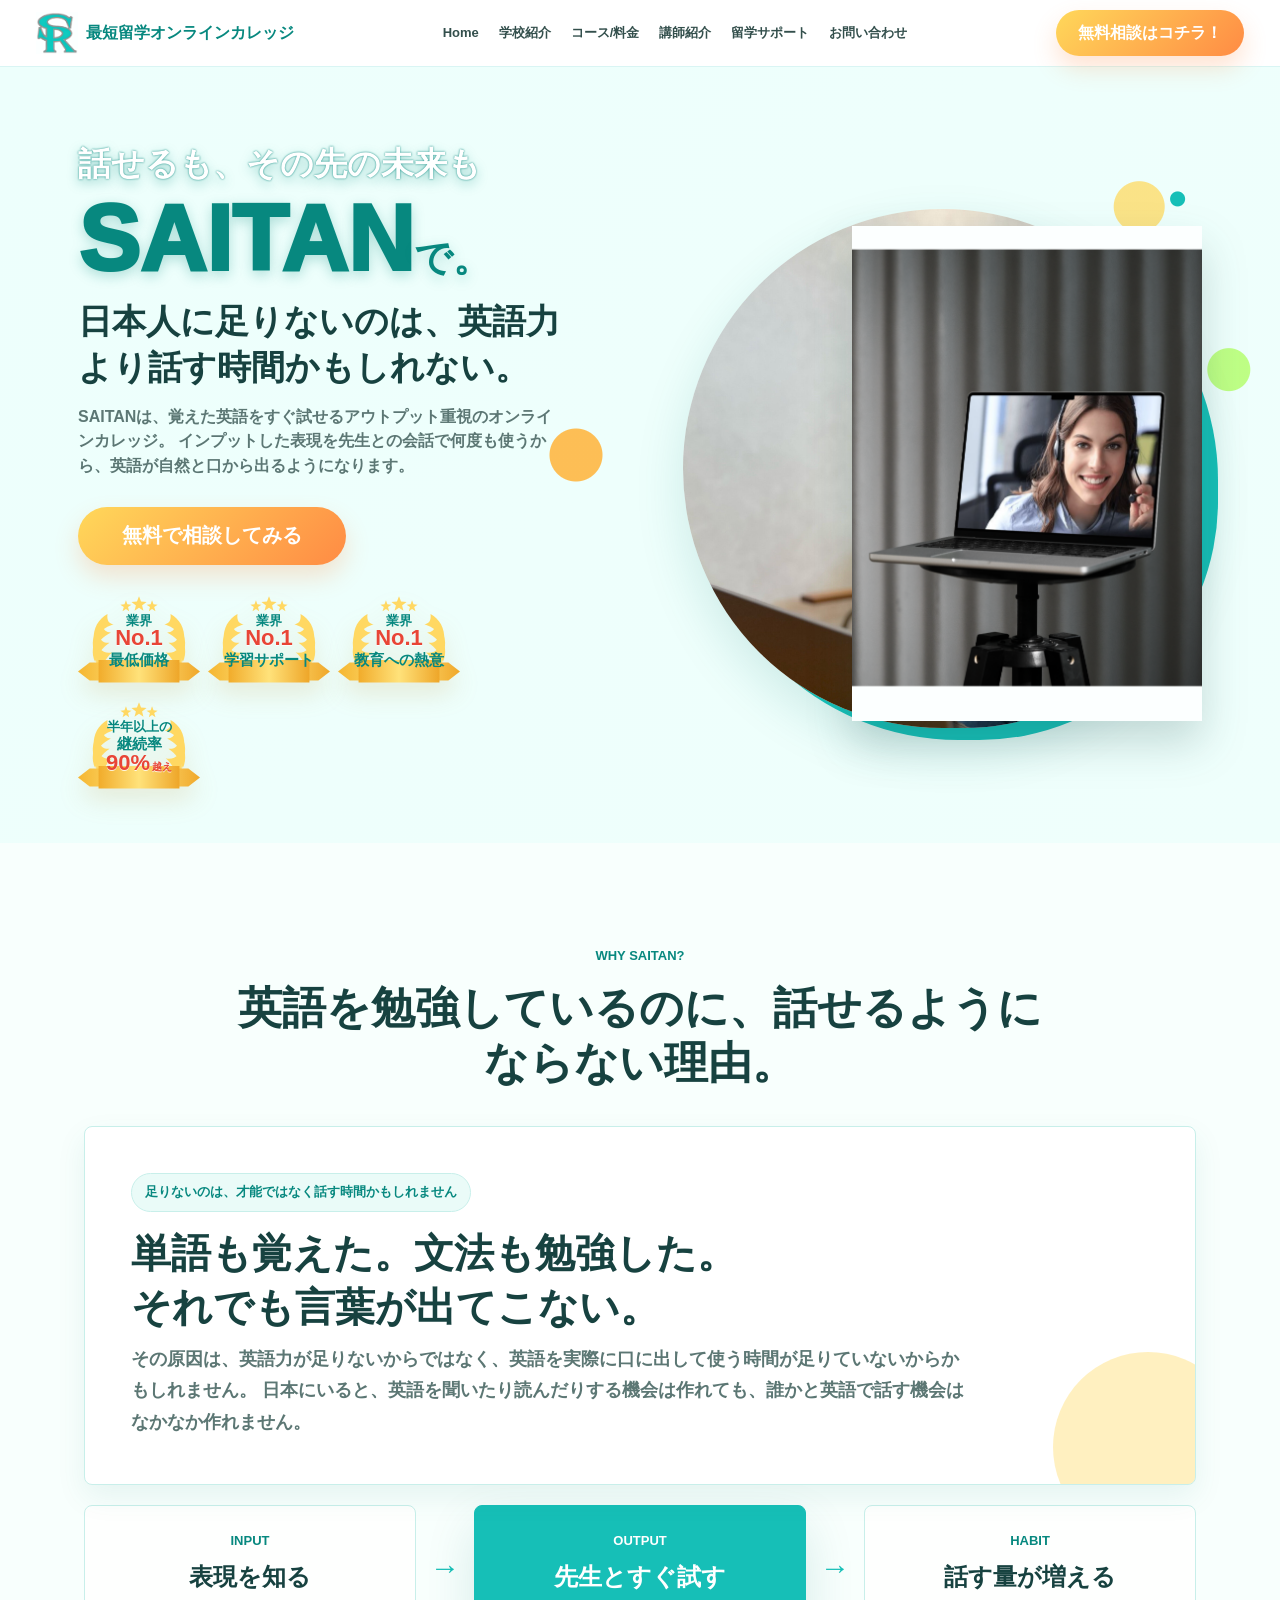
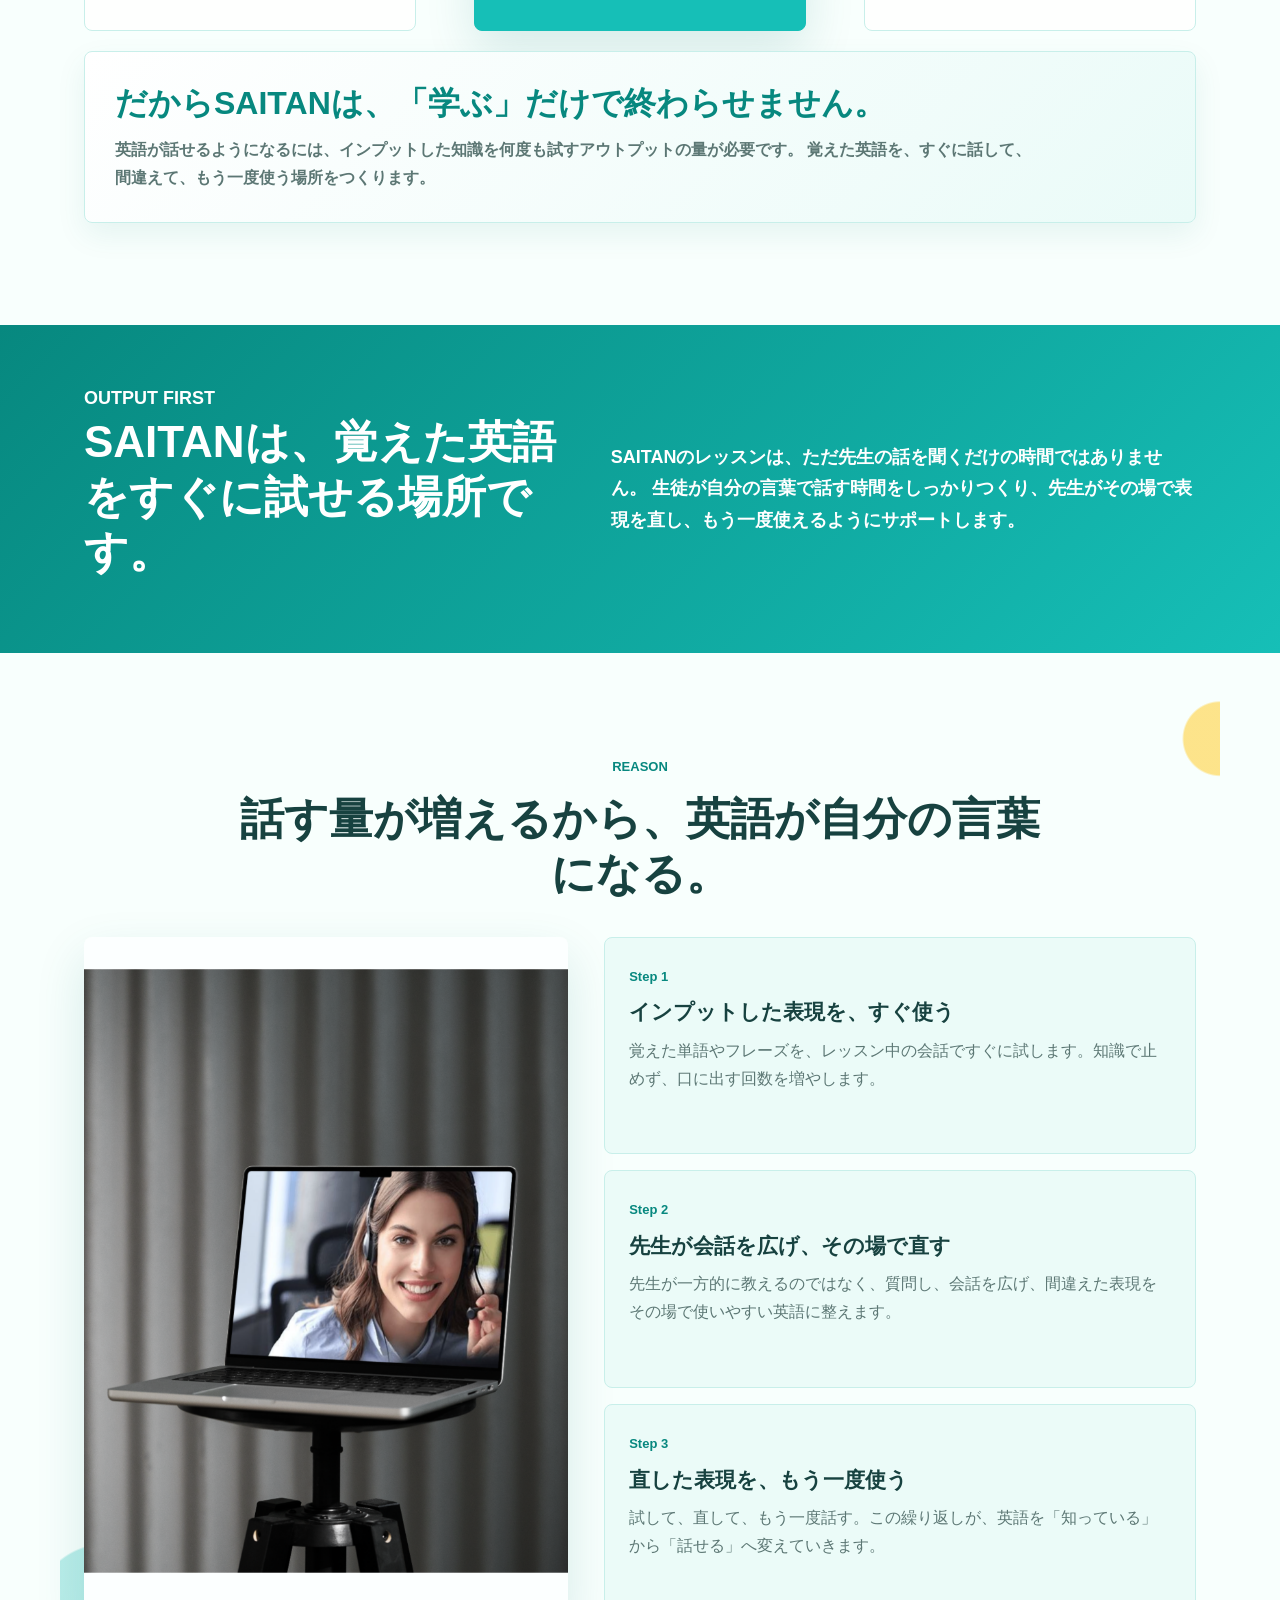
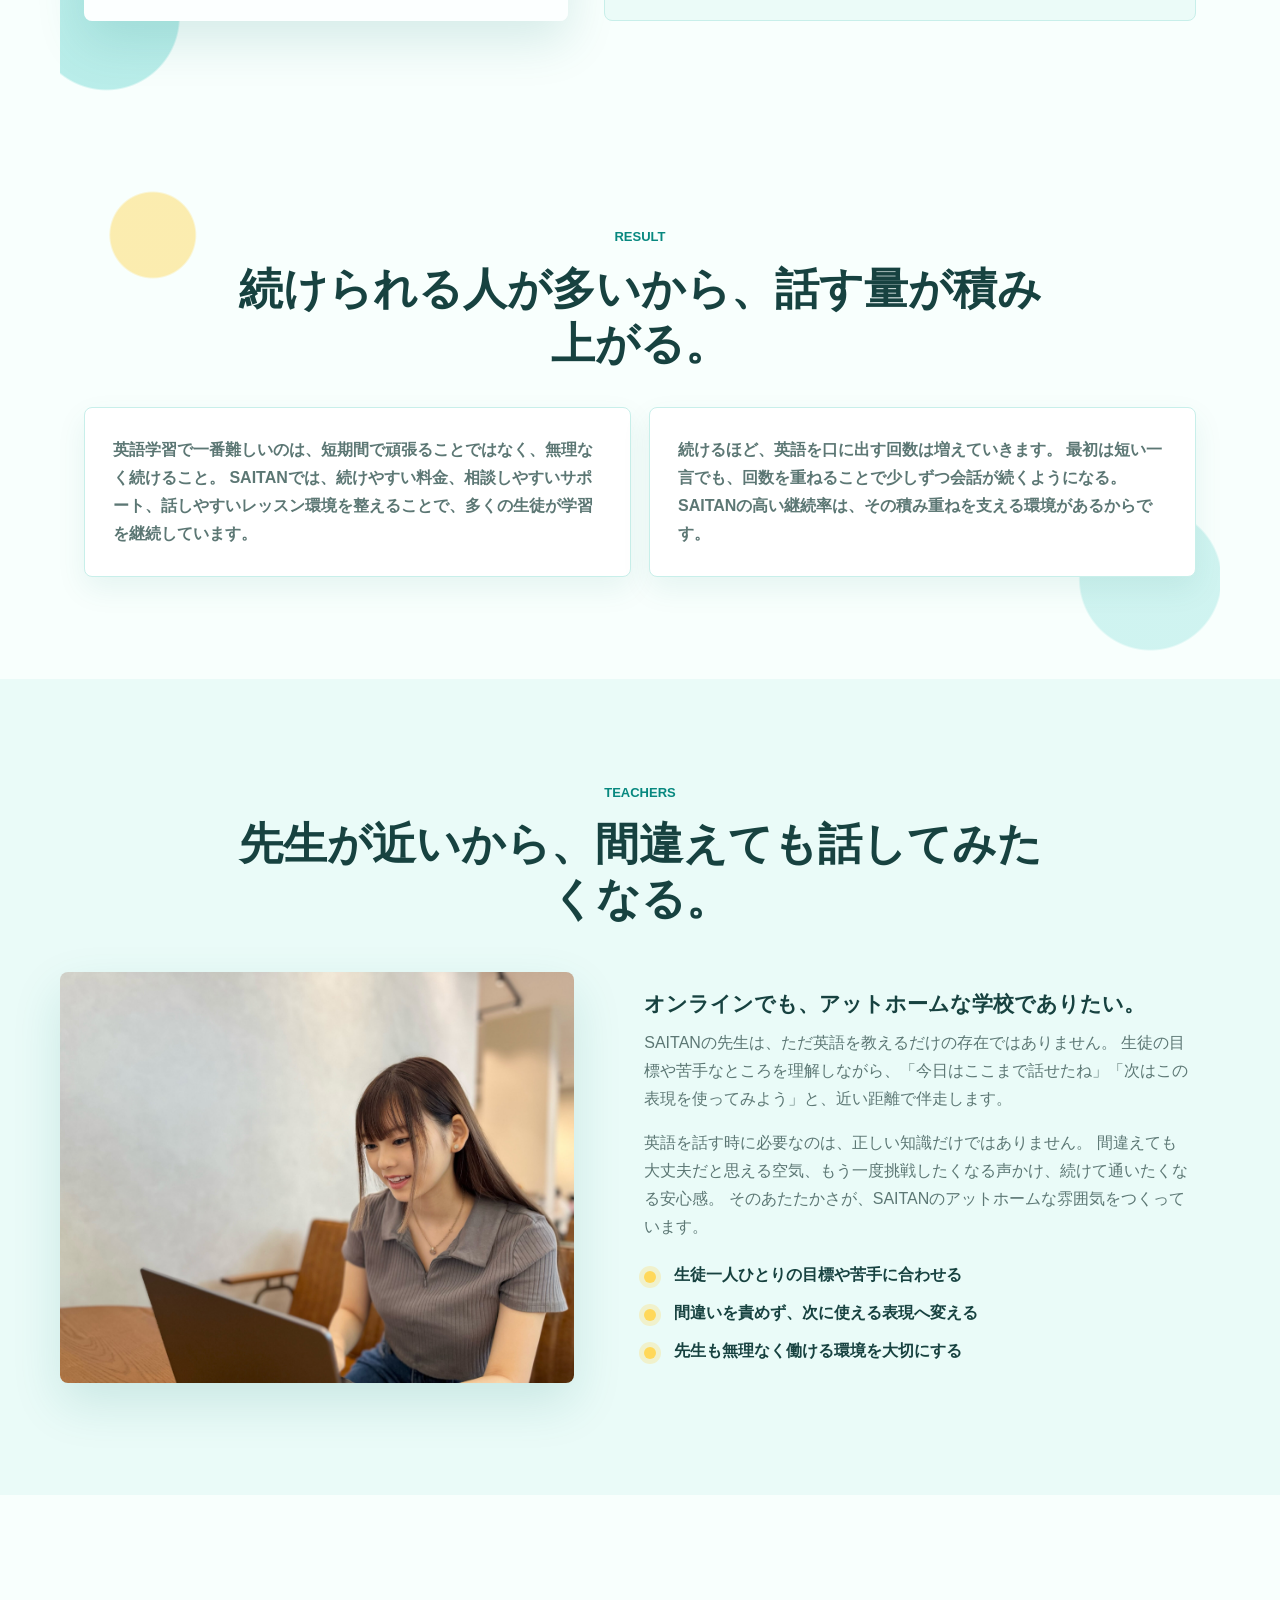
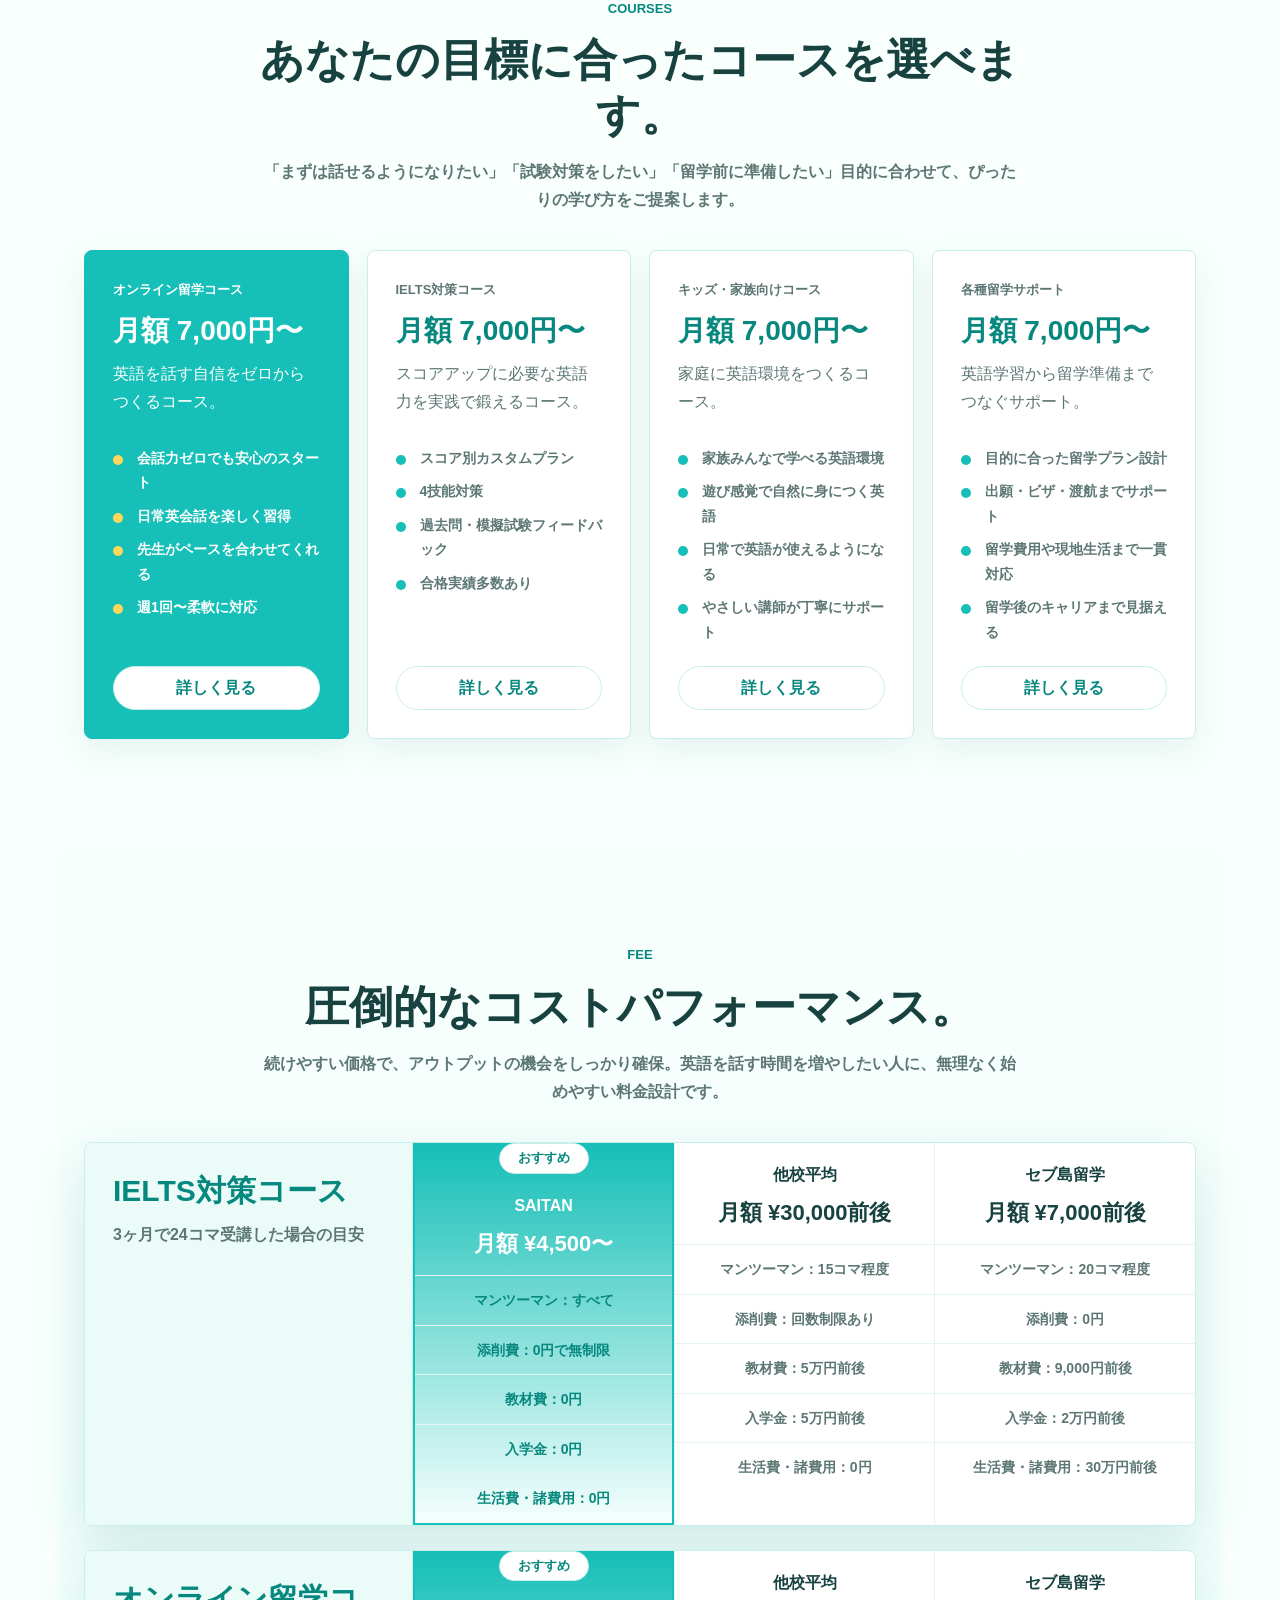
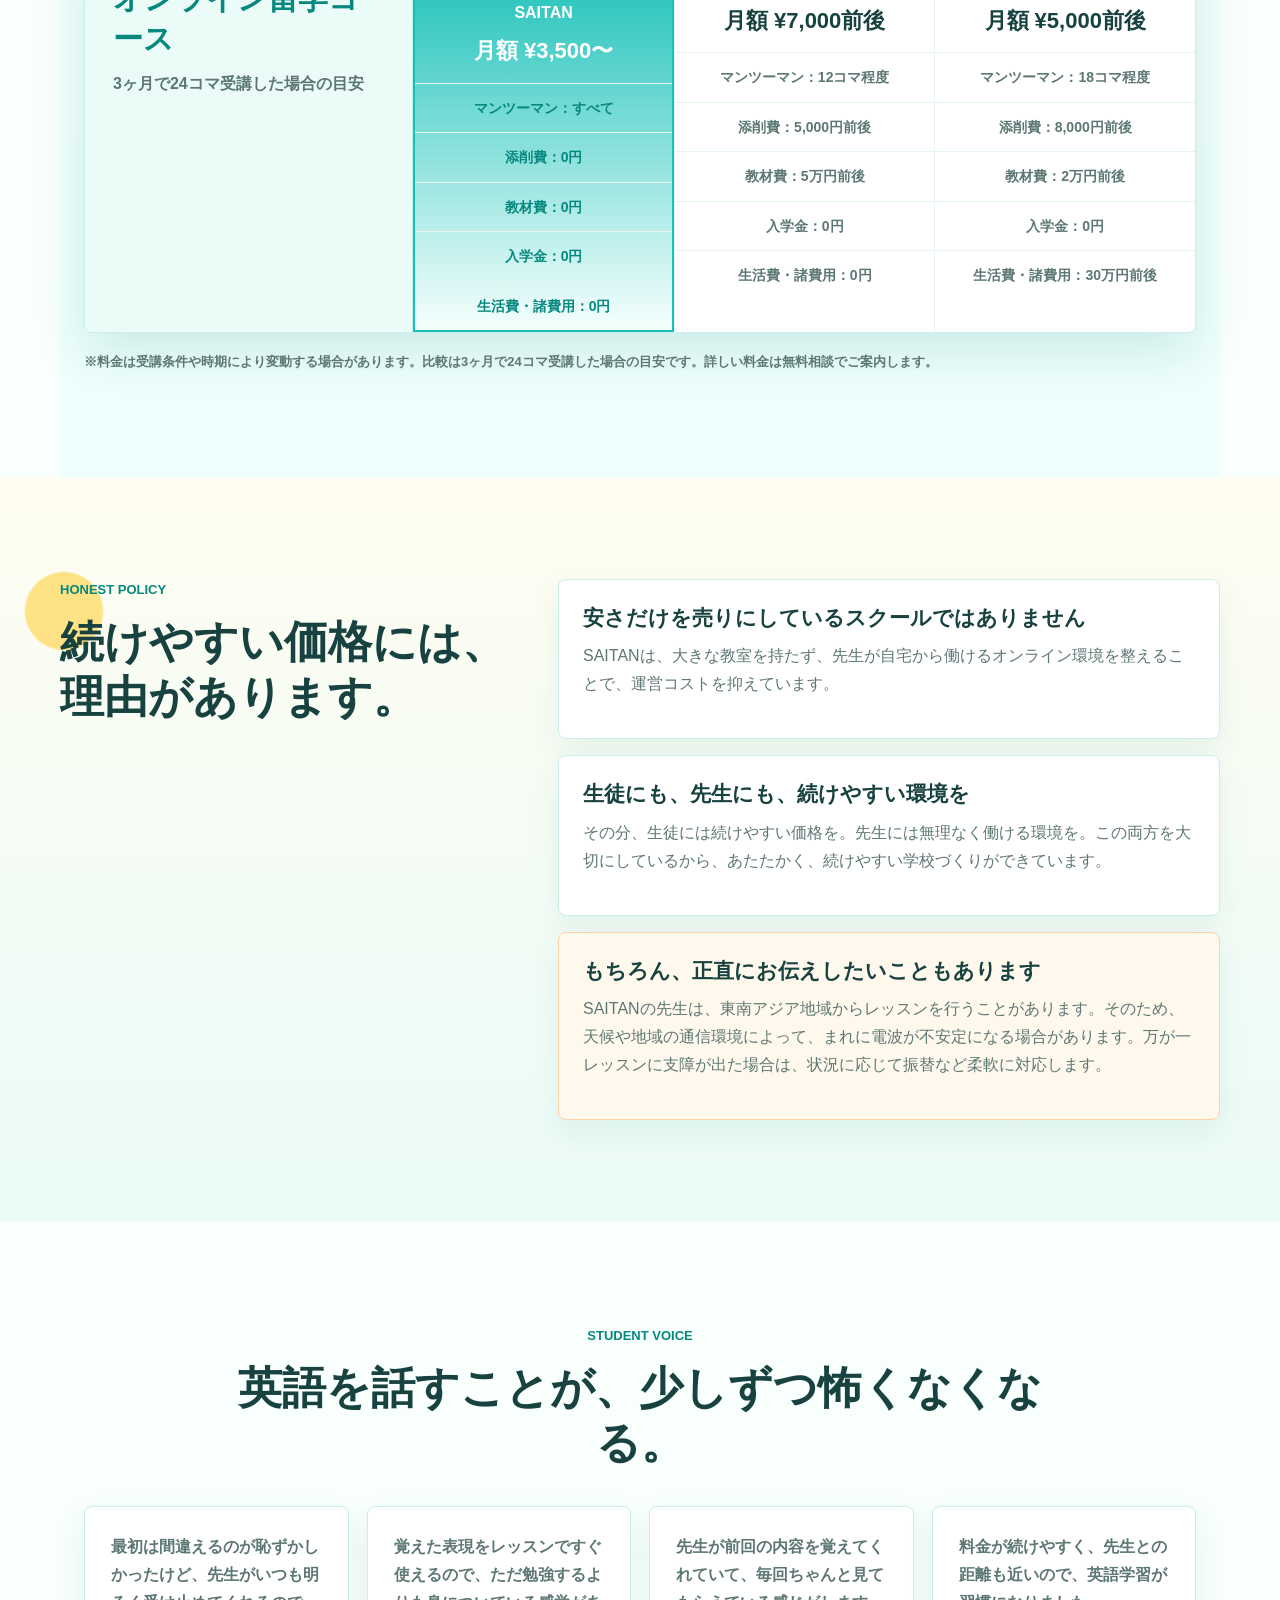
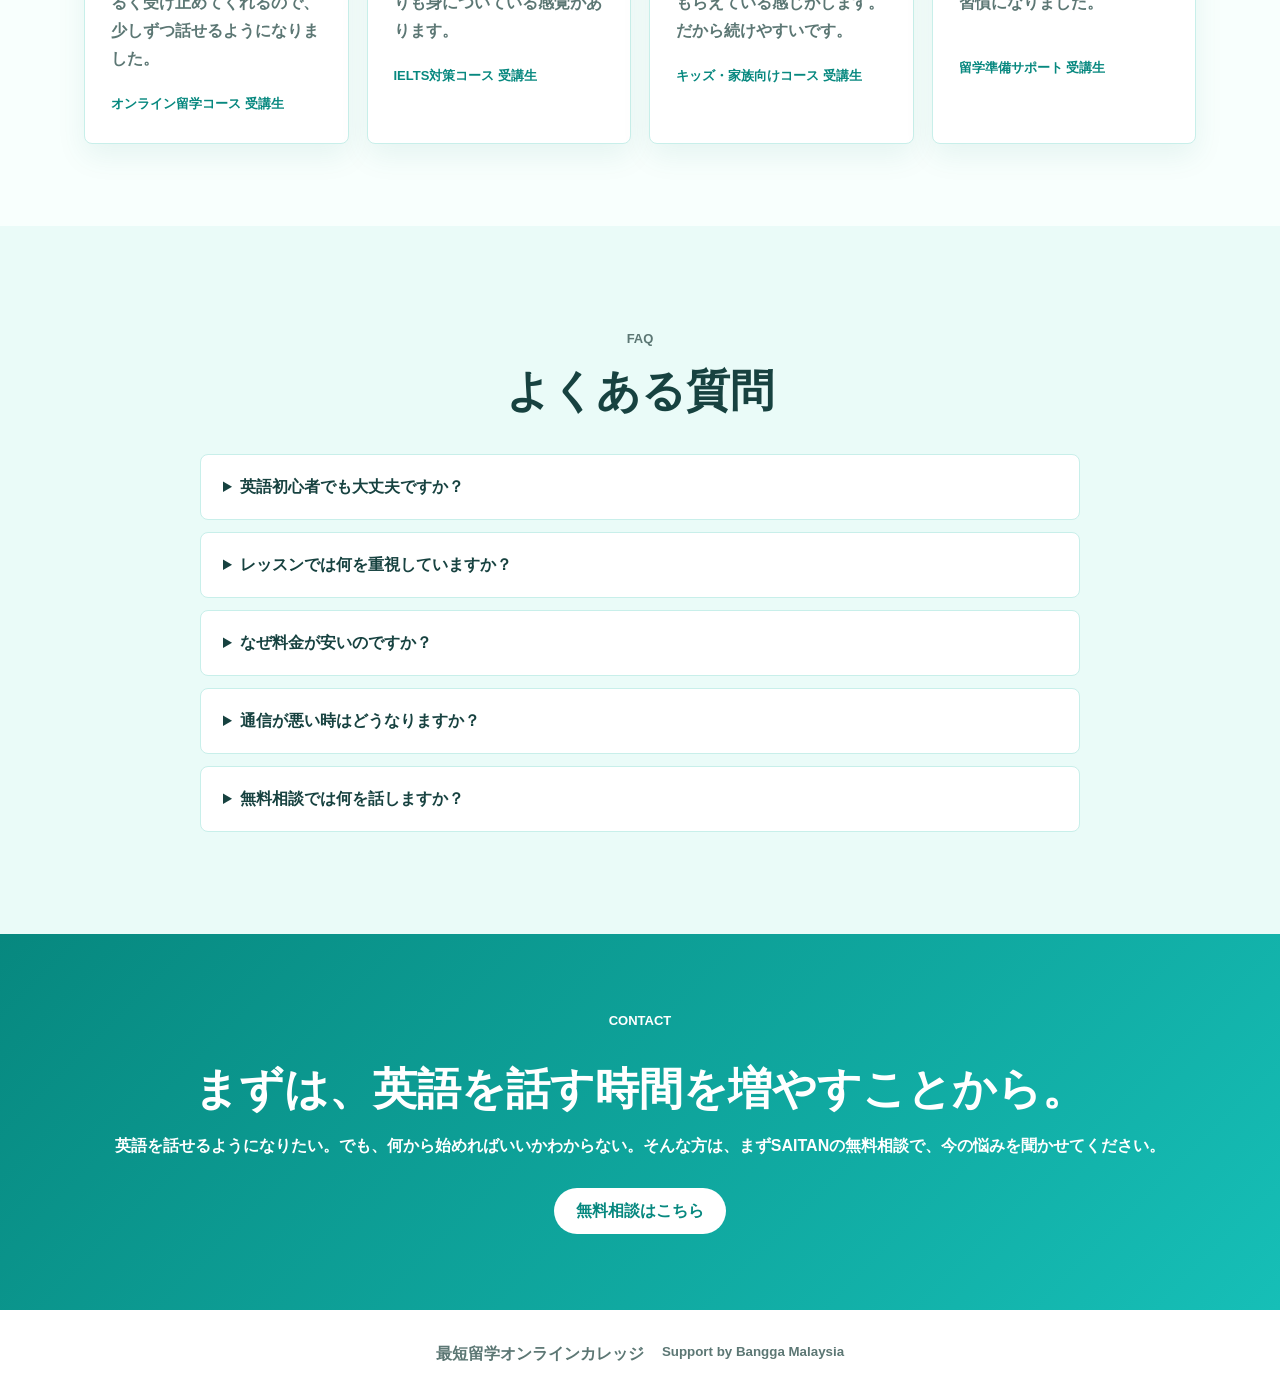
<file: index.html>
<!DOCTYPE html>
<html lang="ja">
<head>
  <meta charset="UTF-8">
  <meta name="viewport" content="width=device-width, initial-scale=1.0">
  <title>SAITAN | 最短留学オンラインカレッジ</title>
  <link rel="stylesheet" href="styles.css">
</head>
<body>
  <header class="site-header">
    <a class="brand" href="index.html" aria-label="SAITAN top">
      <img src="assets/logo-cropped.png" alt="">
      <span>最短留学オンラインカレッジ</span>
    </a>
    <nav class="nav" aria-label="メインナビゲーション">
      <a href="index.html">Home</a>
      <a href="about.html">学校紹介</a>
      <a href="courses.html">コース/料金</a>
      <a href="teachers.html">講師紹介</a>
      <a href="support.html">留学サポート</a>
      <a href="faq.html">お問い合わせ</a>
    </nav>
    <a class="header-cta" href="faq.html#contact">無料相談はコチラ！</a>
  </header>

  <main id="top">
    <section class="hero">
      <div class="hero-inner">
        <div class="hero-copy">
          <p class="hero-tagline">話せるも、その先の未来も</p>
          <h1><span>SAITAN</span>で。</h1>
          <h2 class="hero-subtitle">日本人に足りないのは、英語力<br>より話す時間かもしれない。</h2>
          <p class="lead">
            SAITANは、覚えた英語をすぐ試せるアウトプット重視のオンラインカレッジ。
            インプットした表現を先生との会話で何度も使うから、英語が自然と口から出るようになります。
          </p>
          <div class="hero-actions">
            <a class="primary-button" href="faq.html#contact">無料で相談してみる</a>
          </div>
          <div class="hero-badges" aria-label="実績">
            <span><small>業界</small><strong>No.1</strong><b>最低価格</b></span>
            <span><small>業界</small><strong>No.1</strong><b>学習サポート</b></span>
            <span><small>業界</small><strong>No.1</strong><b>教育への熱意</b></span>
            <span><small>半年以上の</small><b>継続率</b><strong>90%<em>越え</em></strong></span>
          </div>
        </div>
        <div class="hero-visual" aria-label="オンラインレッスンのイメージ">
          <img src="assets/hero.jpg" alt="オンラインで英語レッスンを受ける女性">
          <div class="call-card">
            <img src="assets/lesson.png" alt="">
          </div>
        </div>
      </div>
    </section>

    <section class="problem section">
      <div class="section-heading">
        <p class="eyebrow">Why SAITAN?</p>
        <h2>英語を勉強しているのに、話せるようにならない理由。</h2>
      </div>
      <div class="problem-flow">
        <article class="problem-main">
          <p class="problem-kicker">足りないのは、才能ではなく話す時間かもしれません</p>
          <h3>単語も覚えた。文法も勉強した。<br>それでも言葉が出てこない。</h3>
          <p>
            その原因は、英語力が足りないからではなく、英語を実際に口に出して使う時間が足りていないからかもしれません。
            日本にいると、英語を聞いたり読んだりする機会は作れても、誰かと英語で話す機会はなかなか作れません。
          </p>
        </article>
        <div class="flow-steps" aria-label="SAITANで増やす英語学習の流れ">
          <div class="flow-step">
            <span>Input</span>
            <strong>表現を知る</strong>
          </div>
          <div class="flow-arrow">→</div>
          <div class="flow-step active">
            <span>Output</span>
            <strong>先生とすぐ試す</strong>
          </div>
          <div class="flow-arrow">→</div>
          <div class="flow-step">
            <span>Habit</span>
            <strong>話す量が増える</strong>
          </div>
        </div>
        <article class="problem-answer">
          <h3>だからSAITANは、「学ぶ」だけで終わらせません。</h3>
          <p>
            英語が話せるようになるには、インプットした知識を何度も試すアウトプットの量が必要です。
            覚えた英語を、すぐに話して、間違えて、もう一度使う場所をつくります。
          </p>
        </article>
      </div>
    </section>

    <section class="solution">
      <div class="solution-inner">
        <div>
          <p class="eyebrow">Output First</p>
          <h2>SAITANは、覚えた英語をすぐに試せる場所です。</h2>
        </div>
        <p>
          SAITANのレッスンは、ただ先生の話を聞くだけの時間ではありません。
          生徒が自分の言葉で話す時間をしっかりつくり、先生がその場で表現を直し、もう一度使えるようにサポートします。
        </p>
      </div>
    </section>

    <section id="reason" class="section reason">
      <div class="section-heading">
        <p class="eyebrow">Reason</p>
        <h2>話す量が増えるから、英語が自分の言葉になる。</h2>
      </div>
      <div class="reason-layout">
        <div class="reason-image">
          <img src="assets/lesson.png" alt="オンライン英会話の講師">
        </div>
        <div class="reason-list">
          <article>
            <span>Step 1</span>
            <h3>インプットした表現を、すぐ使う</h3>
            <p>覚えた単語やフレーズを、レッスン中の会話ですぐに試します。知識で止めず、口に出す回数を増やします。</p>
          </article>
          <article>
            <span>Step 2</span>
            <h3>先生が会話を広げ、その場で直す</h3>
            <p>先生が一方的に教えるのではなく、質問し、会話を広げ、間違えた表現をその場で使いやすい英語に整えます。</p>
          </article>
          <article>
            <span>Step 3</span>
            <h3>直した表現を、もう一度使う</h3>
            <p>試して、直して、もう一度話す。この繰り返しが、英語を「知っている」から「話せる」へ変えていきます。</p>
          </article>
        </div>
      </div>
    </section>

    <section class="proof section">
      <div class="section-heading">
        <p class="eyebrow">Result</p>
        <h2>続けられる人が多いから、話す量が積み上がる。</h2>
      </div>
      <div class="proof-copy">
        <p>
          英語学習で一番難しいのは、短期間で頑張ることではなく、無理なく続けること。
          SAITANでは、続けやすい料金、相談しやすいサポート、話しやすいレッスン環境を整えることで、多くの生徒が学習を継続しています。
        </p>
        <p>
          続けるほど、英語を口に出す回数は増えていきます。
          最初は短い一言でも、回数を重ねることで少しずつ会話が続くようになる。
          SAITANの高い継続率は、その積み重ねを支える環境があるからです。
        </p>
      </div>
    </section>

    <section id="teachers" class="teachers">
      <div class="section-heading">
        <p class="eyebrow">Teachers</p>
        <h2>先生が近いから、間違えても話してみたくなる。</h2>
      </div>
      <div class="teacher-card">
        <div class="teacher-photo">
          <img src="assets/hero.jpg" alt="SAITANのレッスン風景">
        </div>
        <div class="teacher-text">
          <h3>オンラインでも、アットホームな学校でありたい。</h3>
          <p>
            SAITANの先生は、ただ英語を教えるだけの存在ではありません。
            生徒の目標や苦手なところを理解しながら、「今日はここまで話せたね」「次はこの表現を使ってみよう」と、近い距離で伴走します。
          </p>
          <p>
            英語を話す時に必要なのは、正しい知識だけではありません。
            間違えても大丈夫だと思える空気、もう一度挑戦したくなる声かけ、続けて通いたくなる安心感。
            そのあたたかさが、SAITANのアットホームな雰囲気をつくっています。
          </p>
          <ul>
            <li>生徒一人ひとりの目標や苦手に合わせる</li>
            <li>間違いを責めず、次に使える表現へ変える</li>
            <li>先生も無理なく働ける環境を大切にする</li>
          </ul>
        </div>
      </div>
    </section>

    <section id="price" class="section price">
      <div class="section-heading">
        <p class="eyebrow">Courses</p>
        <h2>あなたの目標に合ったコースを選べます。</h2>
        <p>「まずは話せるようになりたい」「試験対策をしたい」「留学前に準備したい」目的に合わせて、ぴったりの学び方をご提案します。</p>
      </div>
      <div class="price-grid">
        <article class="plan featured">
          <p class="plan-label">オンライン留学コース</p>
          <h3>月額 7,000円〜</h3>
          <p>英語を話す自信をゼロからつくるコース。</p>
          <ul>
            <li>会話力ゼロでも安心のスタート</li>
            <li>日常英会話を楽しく習得</li>
            <li>先生がペースを合わせてくれる</li>
            <li>週1回〜柔軟に対応</li>
          </ul>
          <a href="courses.html">詳しく見る</a>
        </article>
        <article class="plan">
          <p class="plan-label">IELTS対策コース</p>
          <h3>月額 7,000円〜</h3>
          <p>スコアアップに必要な英語力を実践で鍛えるコース。</p>
          <ul>
            <li>スコア別カスタムプラン</li>
            <li>4技能対策</li>
            <li>過去問・模擬試験フィードバック</li>
            <li>合格実績多数あり</li>
          </ul>
          <a href="courses.html">詳しく見る</a>
        </article>
        <article class="plan">
          <p class="plan-label">キッズ・家族向けコース</p>
          <h3>月額 7,000円〜</h3>
          <p>家庭に英語環境をつくるコース。</p>
          <ul>
            <li>家族みんなで学べる英語環境</li>
            <li>遊び感覚で自然に身につく英語</li>
            <li>日常で英語が使えるようになる</li>
            <li>やさしい講師が丁寧にサポート</li>
          </ul>
          <a href="courses.html">詳しく見る</a>
        </article>
        <article class="plan">
          <p class="plan-label">各種留学サポート</p>
          <h3>月額 7,000円〜</h3>
          <p>英語学習から留学準備までつなぐサポート。</p>
          <ul>
            <li>目的に合った留学プラン設計</li>
            <li>出願・ビザ・渡航までサポート</li>
            <li>留学費用や現地生活まで一貫対応</li>
            <li>留学後のキャリアまで見据える</li>
          </ul>
          <a href="support.html">詳しく見る</a>
        </article>
      </div>
    </section>

    <section class="fee section">
      <div class="section-heading">
        <p class="eyebrow">Fee</p>
        <h2>圧倒的なコストパフォーマンス。</h2>
        <p>続けやすい価格で、アウトプットの機会をしっかり確保。英語を話す時間を増やしたい人に、無理なく始めやすい料金設計です。</p>
      </div>
      <div class="comparison-stack">
        <article class="comparison">
          <div class="comparison-title">
            <h3>IELTS対策コース</h3>
            <p>3ヶ月で24コマ受講した場合の目安</p>
          </div>
          <div class="comparison-table">
            <div class="compare-col recommended">
              <strong>SAITAN</strong>
              <b>月額 ¥4,500〜</b>
              <span>マンツーマン：すべて</span>
              <span>添削費：0円で無制限</span>
              <span>教材費：0円</span>
              <span>入学金：0円</span>
              <span>生活費・諸費用：0円</span>
            </div>
            <div class="compare-col">
              <strong>他校平均</strong>
              <b>月額 ¥30,000前後</b>
              <span>マンツーマン：15コマ程度</span>
              <span>添削費：回数制限あり</span>
              <span>教材費：5万円前後</span>
              <span>入学金：5万円前後</span>
              <span>生活費・諸費用：0円</span>
            </div>
            <div class="compare-col">
              <strong>セブ島留学</strong>
              <b>月額 ¥7,000前後</b>
              <span>マンツーマン：20コマ程度</span>
              <span>添削費：0円</span>
              <span>教材費：9,000円前後</span>
              <span>入学金：2万円前後</span>
              <span>生活費・諸費用：30万円前後</span>
            </div>
          </div>
        </article>
        <article class="comparison">
          <div class="comparison-title">
            <h3>オンライン留学コース</h3>
            <p>3ヶ月で24コマ受講した場合の目安</p>
          </div>
          <div class="comparison-table">
            <div class="compare-col recommended">
              <strong>SAITAN</strong>
              <b>月額 ¥3,500〜</b>
              <span>マンツーマン：すべて</span>
              <span>添削費：0円</span>
              <span>教材費：0円</span>
              <span>入学金：0円</span>
              <span>生活費・諸費用：0円</span>
            </div>
            <div class="compare-col">
              <strong>他校平均</strong>
              <b>月額 ¥7,000前後</b>
              <span>マンツーマン：12コマ程度</span>
              <span>添削費：5,000円前後</span>
              <span>教材費：5万円前後</span>
              <span>入学金：0円</span>
              <span>生活費・諸費用：0円</span>
            </div>
            <div class="compare-col">
              <strong>セブ島留学</strong>
              <b>月額 ¥5,000前後</b>
              <span>マンツーマン：18コマ程度</span>
              <span>添削費：8,000円前後</span>
              <span>教材費：2万円前後</span>
              <span>入学金：0円</span>
              <span>生活費・諸費用：30万円前後</span>
            </div>
          </div>
        </article>
      </div>
      <p class="fee-note">※料金は受講条件や時期により変動する場合があります。比較は3ヶ月で24コマ受講した場合の目安です。詳しい料金は無料相談でご案内します。</p>
    </section>

    <section class="honest">
      <div class="honest-inner">
        <div>
          <p class="eyebrow">Honest Policy</p>
          <h2>続けやすい価格には、理由があります。</h2>
        </div>
        <div class="honest-cards">
          <article>
            <h3>安さだけを売りにしているスクールではありません</h3>
            <p>SAITANは、大きな教室を持たず、先生が自宅から働けるオンライン環境を整えることで、運営コストを抑えています。</p>
          </article>
          <article>
            <h3>生徒にも、先生にも、続けやすい環境を</h3>
            <p>その分、生徒には続けやすい価格を。先生には無理なく働ける環境を。この両方を大切にしているから、あたたかく、続けやすい学校づくりができています。</p>
          </article>
          <article class="notice">
            <h3>もちろん、正直にお伝えしたいこともあります</h3>
            <p>SAITANの先生は、東南アジア地域からレッスンを行うことがあります。そのため、天候や地域の通信環境によって、まれに電波が不安定になる場合があります。万が一レッスンに支障が出た場合は、状況に応じて振替など柔軟に対応します。</p>
          </article>
        </div>
      </div>
    </section>

    <section class="voices section">
      <div class="section-heading">
        <p class="eyebrow">Student Voice</p>
        <h2>英語を話すことが、少しずつ怖くなくなる。</h2>
      </div>
      <div class="voice-grid">
        <article>
          <p>最初は間違えるのが恥ずかしかったけど、先生がいつも明るく受け止めてくれるので、少しずつ話せるようになりました。</p>
          <span>オンライン留学コース 受講生</span>
        </article>
        <article>
          <p>覚えた表現をレッスンですぐ使えるので、ただ勉強するよりも身についている感覚があります。</p>
          <span>IELTS対策コース 受講生</span>
        </article>
        <article>
          <p>先生が前回の内容を覚えてくれていて、毎回ちゃんと見てもらえている感じがします。だから続けやすいです。</p>
          <span>キッズ・家族向けコース 受講生</span>
        </article>
        <article>
          <p>料金が続けやすく、先生との距離も近いので、英語学習が習慣になりました。</p>
          <span>留学準備サポート 受講生</span>
        </article>
      </div>
    </section>

    <section id="faq" class="faq">
      <div class="section-heading">
        <p class="eyebrow">FAQ</p>
        <h2>よくある質問</h2>
      </div>
      <div class="faq-list">
        <details>
          <summary>英語初心者でも大丈夫ですか？</summary>
          <p>はい、大丈夫です。現在のレベルに合わせて、簡単な表現や短い会話から始めます。先生が話しやすい雰囲気をつくるので、英語に自信がない方でも安心して受講できます。</p>
        </details>
        <details>
          <summary>レッスンでは何を重視していますか？</summary>
          <p>SAITANでは、インプットした英語を実際に使うアウトプットの時間を大切にしています。先生が会話を引き出し、表現を直しながら、話す量を増やしていきます。</p>
        </details>
        <details>
          <summary>なぜ料金が安いのですか？</summary>
          <p>オンライン運営により教室費などの固定費を抑えているためです。また、先生が自宅から働ける環境を整えることで、続けやすい価格と良いレッスン環境の両立を目指しています。</p>
        </details>
        <details>
          <summary>通信が悪い時はどうなりますか？</summary>
          <p>天候や地域の通信環境により、まれに接続が不安定になる場合があります。その際は状況を確認し、必要に応じて振替など柔軟に対応します。</p>
        </details>
        <details>
          <summary>無料相談では何を話しますか？</summary>
          <p>現在の英語レベル、目標、学習に使える時間などをお聞きし、合うコースや学習の進め方をご提案します。無理な勧誘ではなく、まずは不安や疑問を相談できる時間です。</p>
        </details>
      </div>
    </section>

    <section id="contact" class="contact">
      <p class="eyebrow">Contact</p>
      <h2>まずは、英語を話す時間を増やすことから。</h2>
      <p>英語を話せるようになりたい。でも、何から始めればいいかわからない。そんな方は、まずSAITANの無料相談で、今の悩みを聞かせてください。</p>
      <a class="primary-button white" href="faq.html#contact">無料相談はこちら</a>
    </section>
  </main>

  <footer class="footer">
    <span>最短留学オンラインカレッジ</span>
    <small>Support by Bangga Malaysia</small>
  </footer>
</body>
</html>
</file>
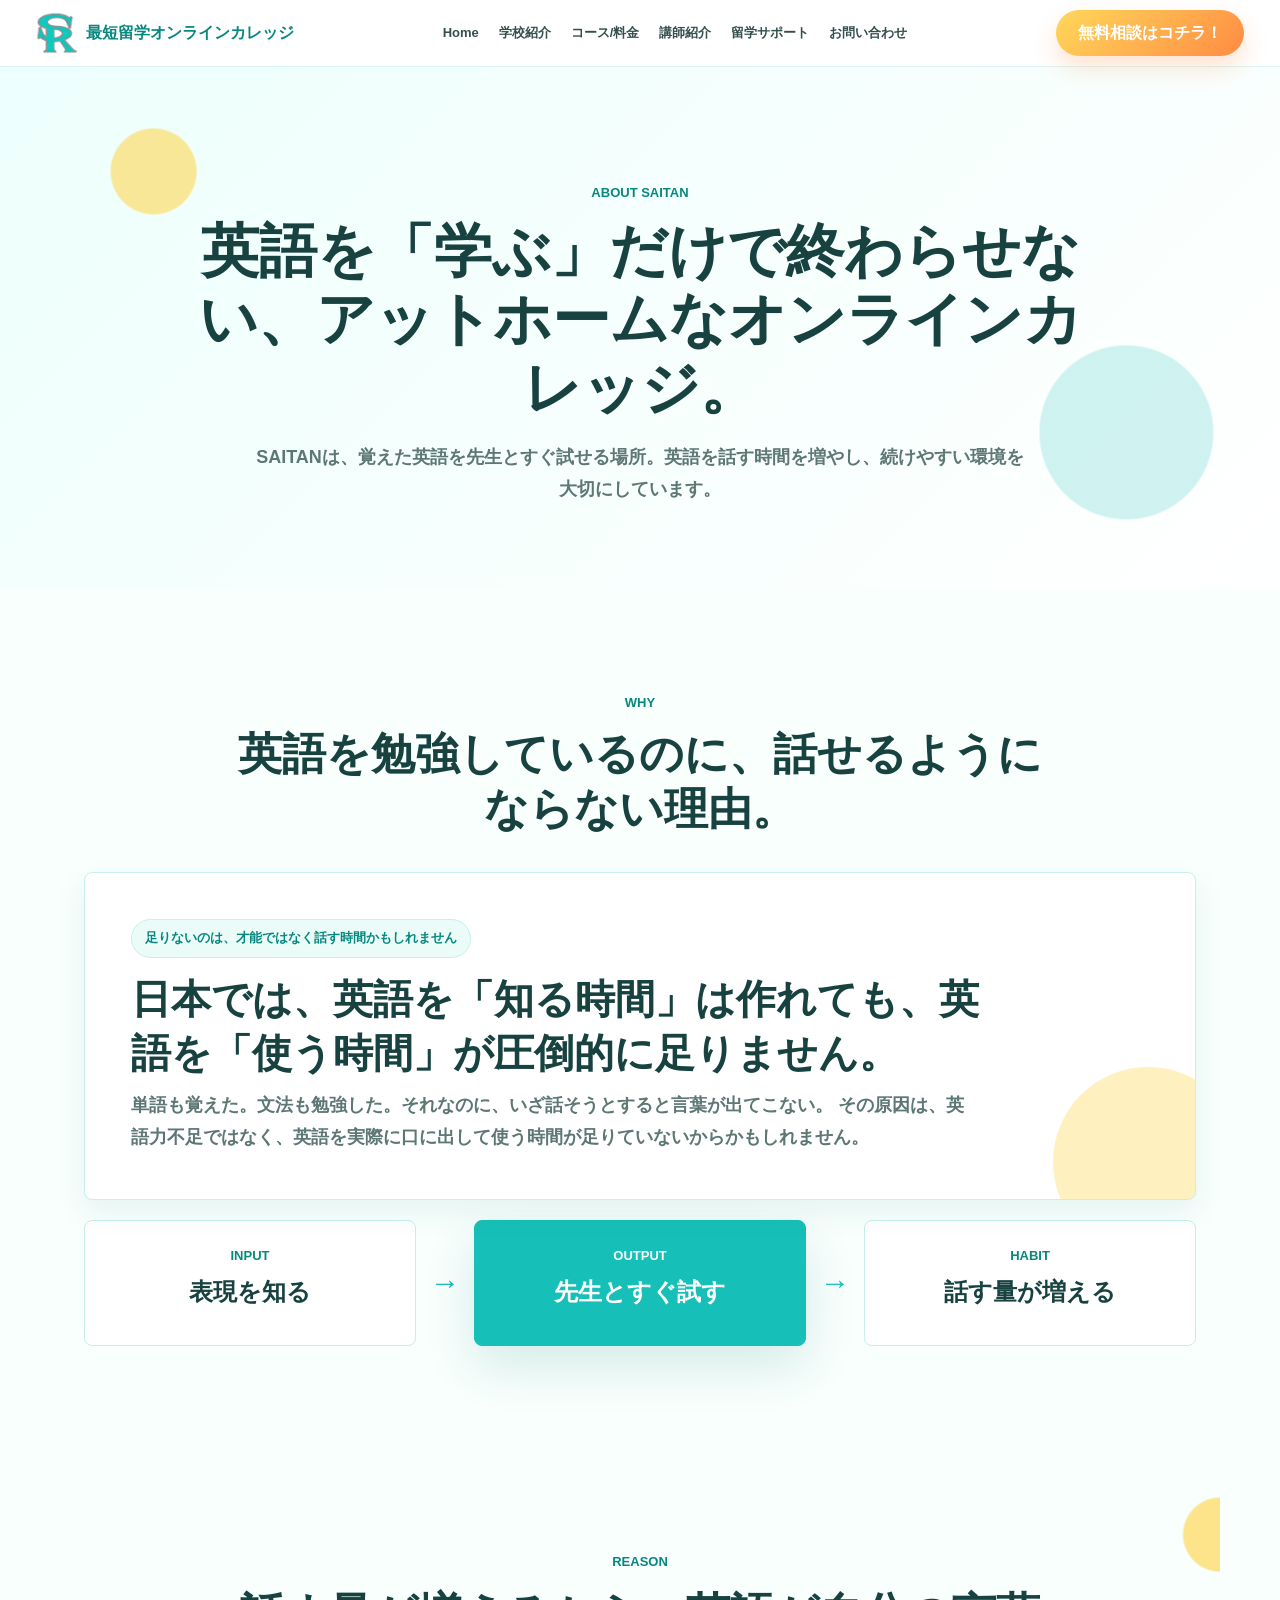
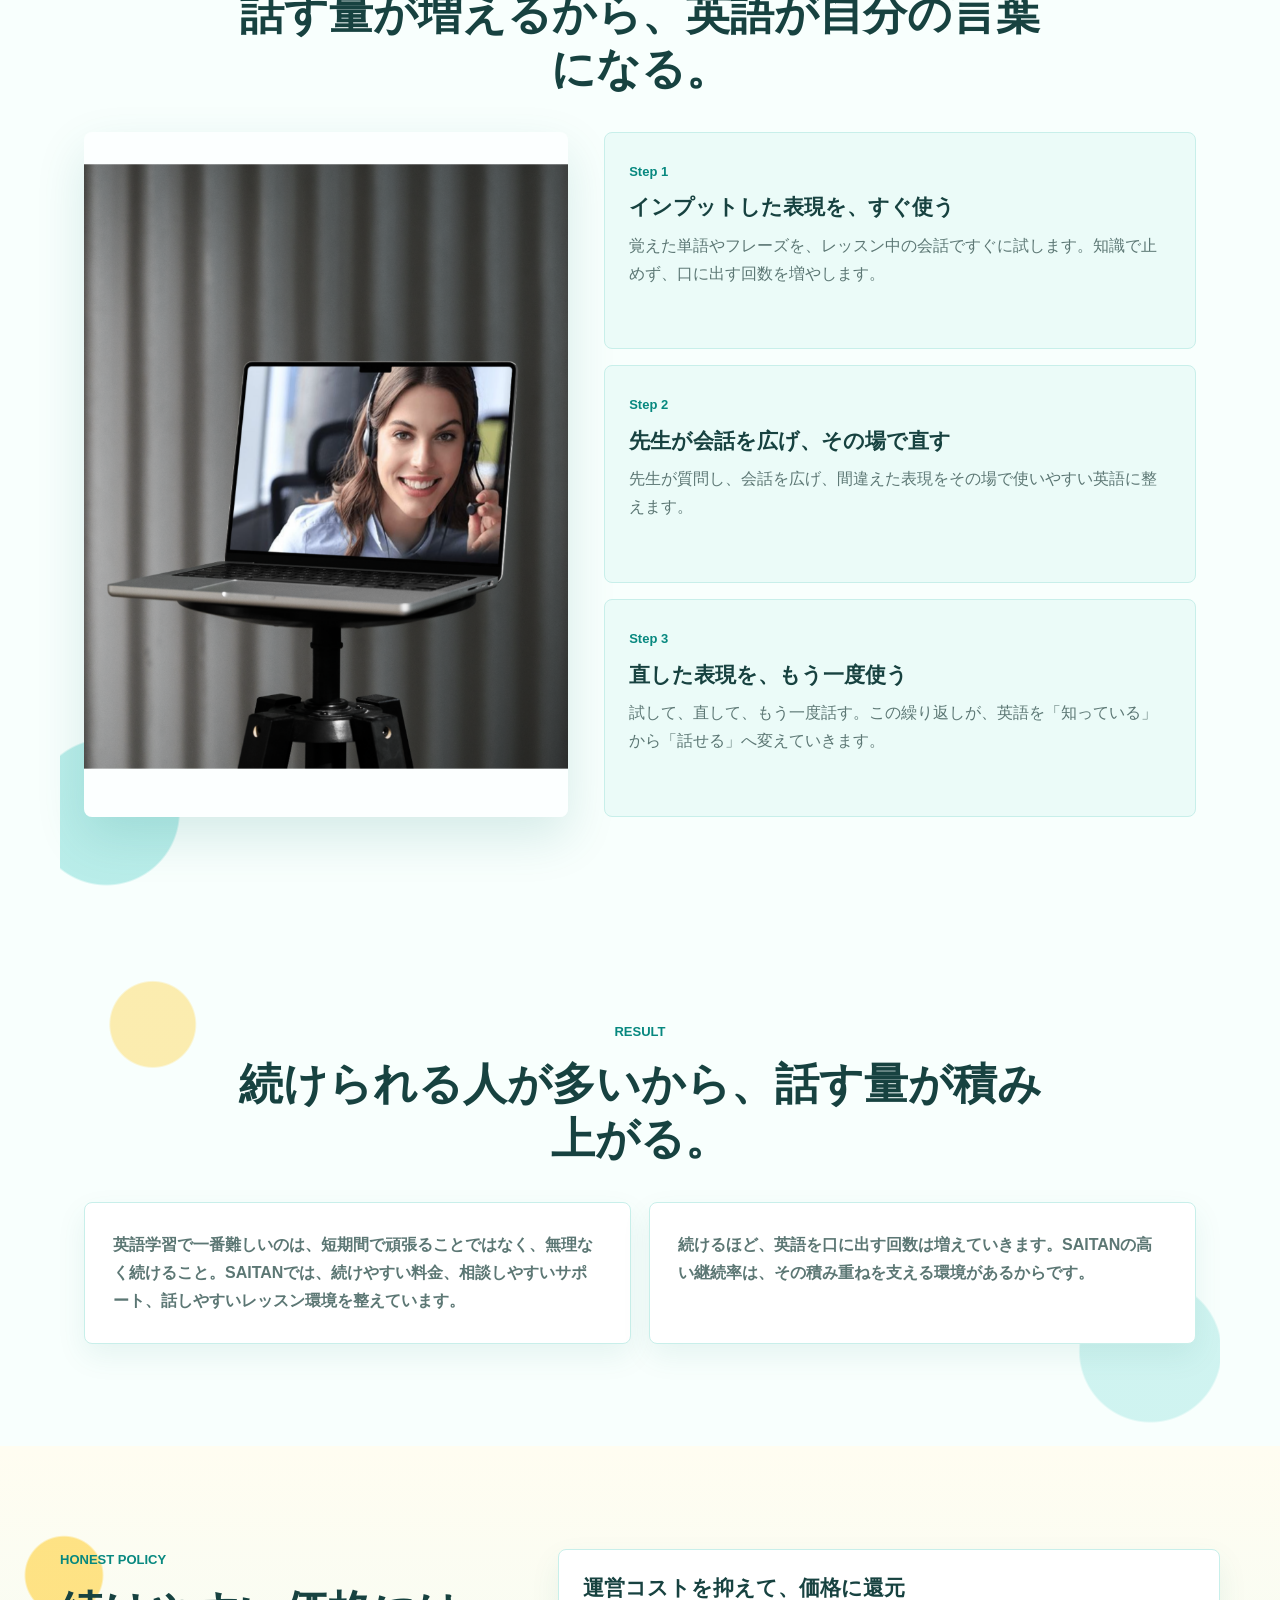
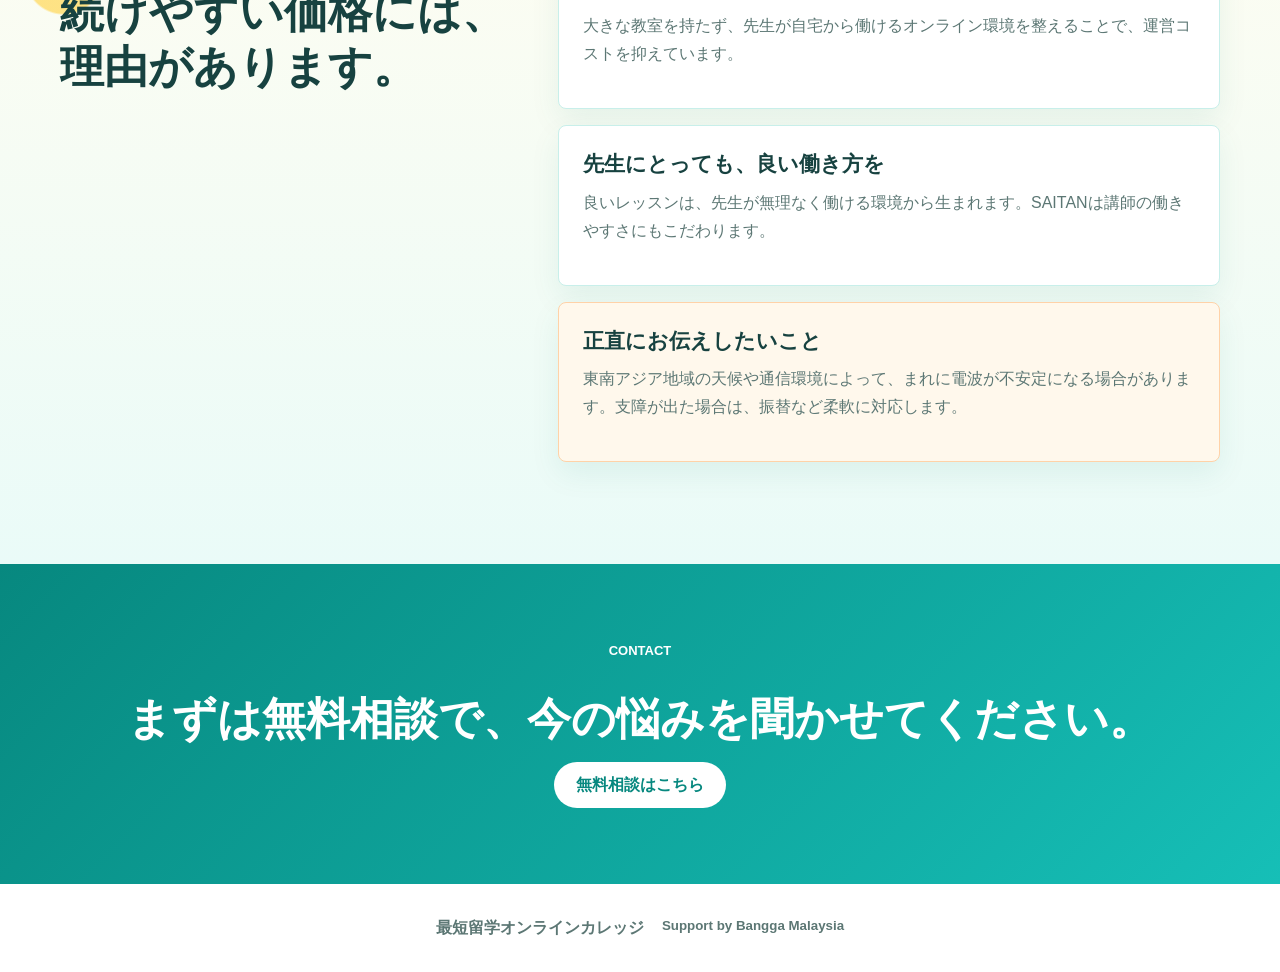
<file: about.html>
<!DOCTYPE html>
<html lang="ja">
<head>
  <meta charset="UTF-8">
  <meta name="viewport" content="width=device-width, initial-scale=1.0">
  <title>学校紹介 | SAITAN</title>
  <link rel="stylesheet" href="styles.css">
</head>
<body>
  <header class="site-header">
    <a class="brand" href="index.html" aria-label="SAITAN top">
      <img src="assets/logo-cropped.png" alt="">
      <span>最短留学オンラインカレッジ</span>
    </a>
    <nav class="nav" aria-label="メインナビゲーション">
      <a href="index.html">Home</a>
      <a href="about.html">学校紹介</a>
      <a href="courses.html">コース/料金</a>
      <a href="teachers.html">講師紹介</a>
      <a href="support.html">留学サポート</a>
      <a href="faq.html">お問い合わせ</a>
    </nav>
    <a class="header-cta" href="faq.html#contact">無料相談はコチラ！</a>
  </header>

  <main>
    <section class="page-hero">
      <p class="eyebrow">About SAITAN</p>
      <h1>英語を「学ぶ」だけで終わらせない、アットホームなオンラインカレッジ。</h1>
      <p>SAITANは、覚えた英語を先生とすぐ試せる場所。英語を話す時間を増やし、続けやすい環境を大切にしています。</p>
    </section>

    <section class="problem section">
      <div class="section-heading">
        <p class="eyebrow">Why</p>
        <h2>英語を勉強しているのに、話せるようにならない理由。</h2>
      </div>
      <div class="problem-flow">
        <article class="problem-main">
          <p class="problem-kicker">足りないのは、才能ではなく話す時間かもしれません</p>
          <h3>日本では、英語を「知る時間」は作れても、英語を「使う時間」が圧倒的に足りません。</h3>
          <p>
            単語も覚えた。文法も勉強した。それなのに、いざ話そうとすると言葉が出てこない。
            その原因は、英語力不足ではなく、英語を実際に口に出して使う時間が足りていないからかもしれません。
          </p>
        </article>
        <div class="flow-steps" aria-label="SAITANで増やす英語学習の流れ">
          <div class="flow-step"><span>Input</span><strong>表現を知る</strong></div>
          <div class="flow-arrow">→</div>
          <div class="flow-step active"><span>Output</span><strong>先生とすぐ試す</strong></div>
          <div class="flow-arrow">→</div>
          <div class="flow-step"><span>Habit</span><strong>話す量が増える</strong></div>
        </div>
      </div>
    </section>

    <section class="section reason">
      <div class="section-heading">
        <p class="eyebrow">Reason</p>
        <h2>話す量が増えるから、英語が自分の言葉になる。</h2>
      </div>
      <div class="reason-layout">
        <div class="reason-image">
          <img src="assets/lesson.png" alt="オンライン英会話の講師">
        </div>
        <div class="reason-list">
          <article>
            <span>Step 1</span>
            <h3>インプットした表現を、すぐ使う</h3>
            <p>覚えた単語やフレーズを、レッスン中の会話ですぐに試します。知識で止めず、口に出す回数を増やします。</p>
          </article>
          <article>
            <span>Step 2</span>
            <h3>先生が会話を広げ、その場で直す</h3>
            <p>先生が質問し、会話を広げ、間違えた表現をその場で使いやすい英語に整えます。</p>
          </article>
          <article>
            <span>Step 3</span>
            <h3>直した表現を、もう一度使う</h3>
            <p>試して、直して、もう一度話す。この繰り返しが、英語を「知っている」から「話せる」へ変えていきます。</p>
          </article>
        </div>
      </div>
    </section>

    <section class="proof section">
      <div class="section-heading">
        <p class="eyebrow">Result</p>
        <h2>続けられる人が多いから、話す量が積み上がる。</h2>
      </div>
      <div class="proof-copy">
        <p>英語学習で一番難しいのは、短期間で頑張ることではなく、無理なく続けること。SAITANでは、続けやすい料金、相談しやすいサポート、話しやすいレッスン環境を整えています。</p>
        <p>続けるほど、英語を口に出す回数は増えていきます。SAITANの高い継続率は、その積み重ねを支える環境があるからです。</p>
      </div>
    </section>

    <section class="honest">
      <div class="honest-inner">
        <div>
          <p class="eyebrow">Honest Policy</p>
          <h2>続けやすい価格には、理由があります。</h2>
        </div>
        <div class="honest-cards">
          <article>
            <h3>運営コストを抑えて、価格に還元</h3>
            <p>大きな教室を持たず、先生が自宅から働けるオンライン環境を整えることで、運営コストを抑えています。</p>
          </article>
          <article>
            <h3>先生にとっても、良い働き方を</h3>
            <p>良いレッスンは、先生が無理なく働ける環境から生まれます。SAITANは講師の働きやすさにもこだわります。</p>
          </article>
          <article class="notice">
            <h3>正直にお伝えしたいこと</h3>
            <p>東南アジア地域の天候や通信環境によって、まれに電波が不安定になる場合があります。支障が出た場合は、振替など柔軟に対応します。</p>
          </article>
        </div>
      </div>
    </section>

    <section class="contact">
      <p class="eyebrow">Contact</p>
      <h2>まずは無料相談で、今の悩みを聞かせてください。</h2>
      <a class="primary-button white" href="faq.html#contact">無料相談はこちら</a>
    </section>
  </main>

  <footer class="footer">
    <span>最短留学オンラインカレッジ</span>
    <small>Support by Bangga Malaysia</small>
  </footer>
</body>
</html>
</file>
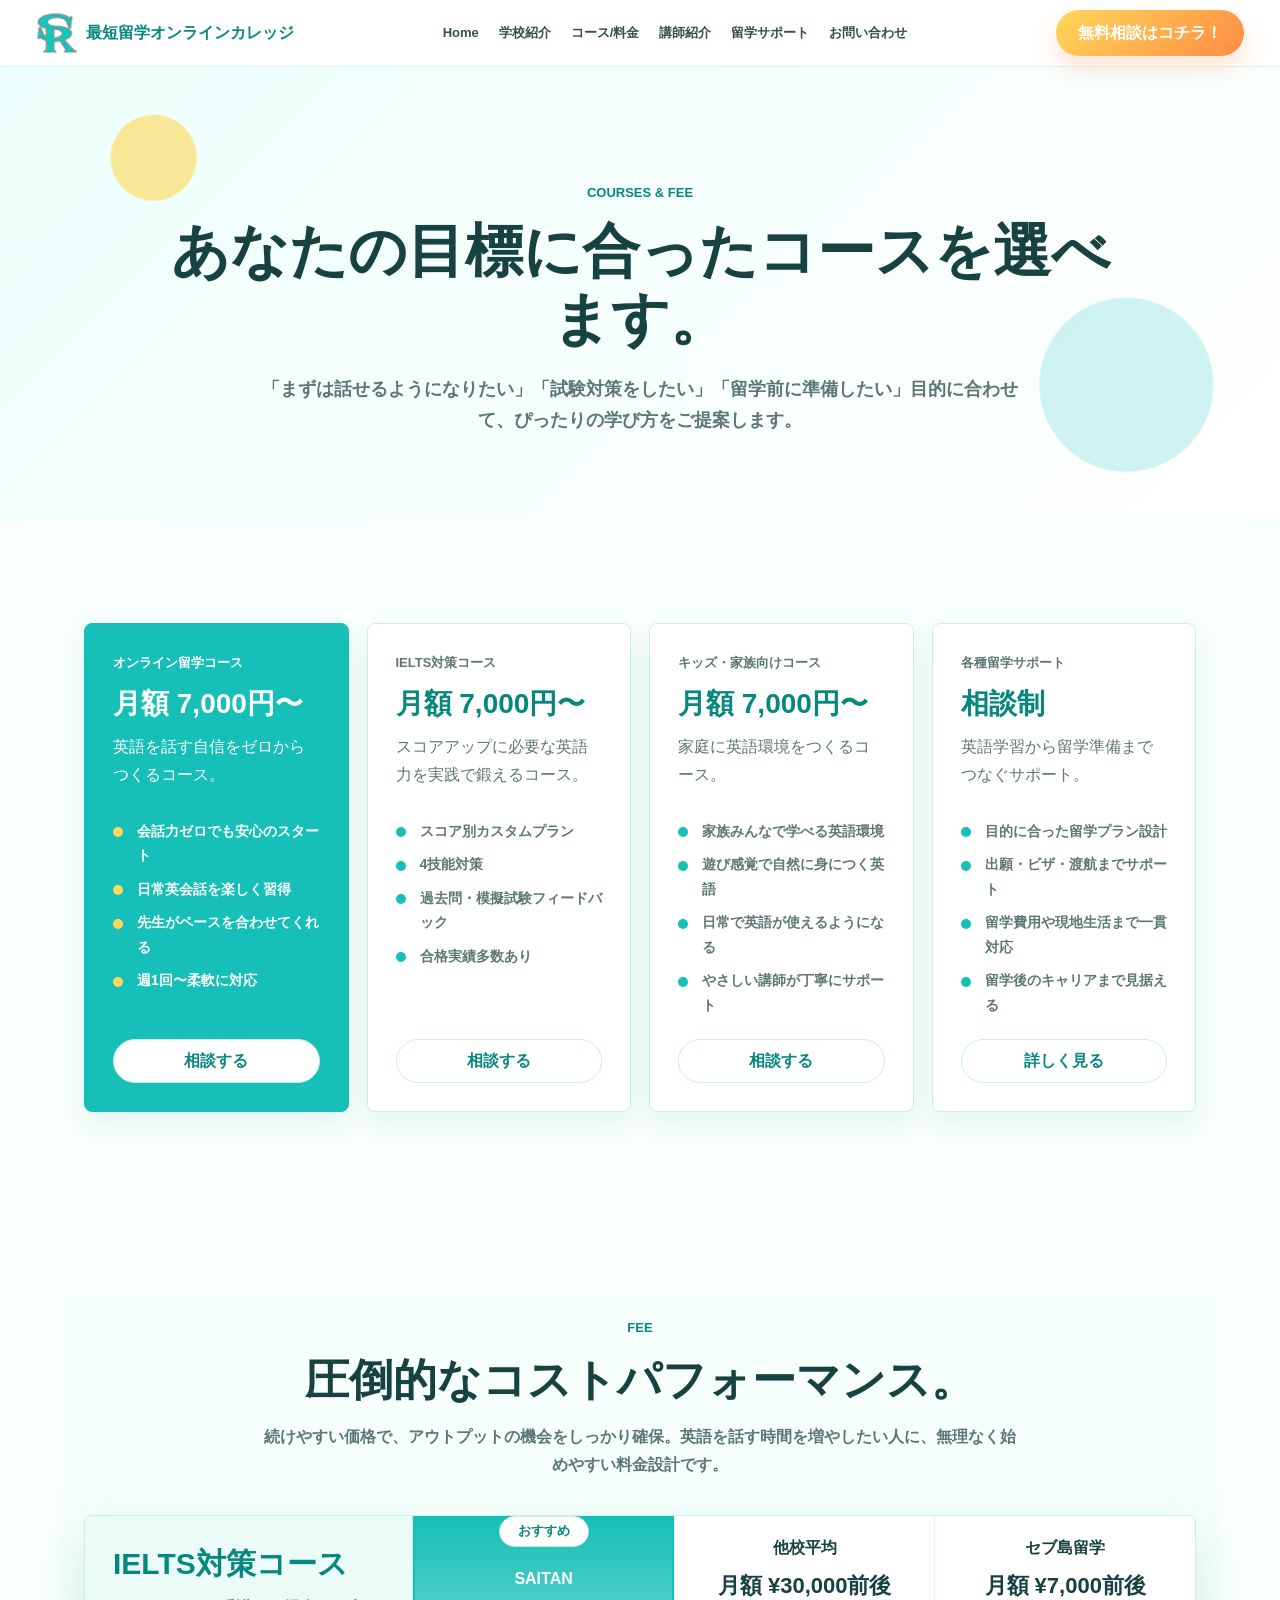
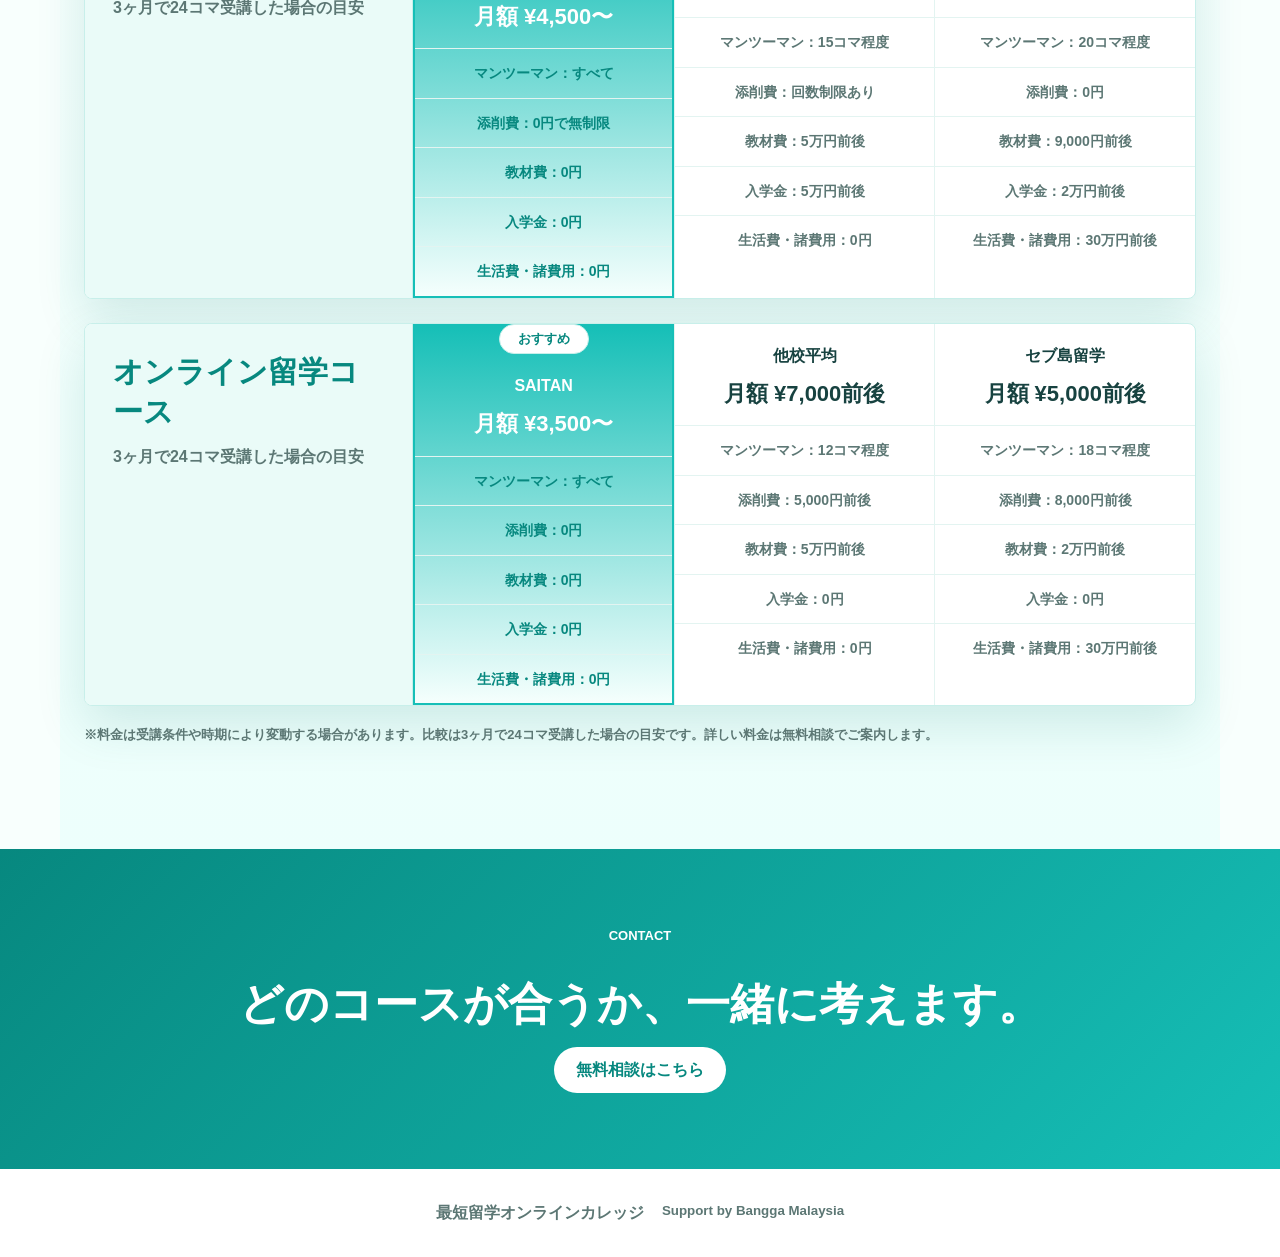
<file: courses.html>
<!DOCTYPE html>
<html lang="ja">
<head>
  <meta charset="UTF-8">
  <meta name="viewport" content="width=device-width, initial-scale=1.0">
  <title>コース・料金 | SAITAN</title>
  <link rel="stylesheet" href="styles.css">
</head>
<body>
  <header class="site-header">
    <a class="brand" href="index.html" aria-label="SAITAN top">
      <img src="assets/logo-cropped.png" alt="">
      <span>最短留学オンラインカレッジ</span>
    </a>
    <nav class="nav" aria-label="メインナビゲーション">
      <a href="index.html">Home</a>
      <a href="about.html">学校紹介</a>
      <a href="courses.html">コース/料金</a>
      <a href="teachers.html">講師紹介</a>
      <a href="support.html">留学サポート</a>
      <a href="faq.html">お問い合わせ</a>
    </nav>
    <a class="header-cta" href="faq.html#contact">無料相談はコチラ！</a>
  </header>

  <main>
    <section class="page-hero">
      <p class="eyebrow">Courses & Fee</p>
      <h1>あなたの目標に合ったコースを選べます。</h1>
      <p>「まずは話せるようになりたい」「試験対策をしたい」「留学前に準備したい」目的に合わせて、ぴったりの学び方をご提案します。</p>
    </section>

    <section class="section price">
      <div class="price-grid">
        <article class="plan featured">
          <p class="plan-label">オンライン留学コース</p>
          <h3>月額 7,000円〜</h3>
          <p>英語を話す自信をゼロからつくるコース。</p>
          <ul>
            <li>会話力ゼロでも安心のスタート</li>
            <li>日常英会話を楽しく習得</li>
            <li>先生がペースを合わせてくれる</li>
            <li>週1回〜柔軟に対応</li>
          </ul>
          <a href="faq.html#contact">相談する</a>
        </article>
        <article class="plan">
          <p class="plan-label">IELTS対策コース</p>
          <h3>月額 7,000円〜</h3>
          <p>スコアアップに必要な英語力を実践で鍛えるコース。</p>
          <ul>
            <li>スコア別カスタムプラン</li>
            <li>4技能対策</li>
            <li>過去問・模擬試験フィードバック</li>
            <li>合格実績多数あり</li>
          </ul>
          <a href="faq.html#contact">相談する</a>
        </article>
        <article class="plan">
          <p class="plan-label">キッズ・家族向けコース</p>
          <h3>月額 7,000円〜</h3>
          <p>家庭に英語環境をつくるコース。</p>
          <ul>
            <li>家族みんなで学べる英語環境</li>
            <li>遊び感覚で自然に身につく英語</li>
            <li>日常で英語が使えるようになる</li>
            <li>やさしい講師が丁寧にサポート</li>
          </ul>
          <a href="faq.html#contact">相談する</a>
        </article>
        <article class="plan">
          <p class="plan-label">各種留学サポート</p>
          <h3>相談制</h3>
          <p>英語学習から留学準備までつなぐサポート。</p>
          <ul>
            <li>目的に合った留学プラン設計</li>
            <li>出願・ビザ・渡航までサポート</li>
            <li>留学費用や現地生活まで一貫対応</li>
            <li>留学後のキャリアまで見据える</li>
          </ul>
          <a href="support.html">詳しく見る</a>
        </article>
      </div>
    </section>

    <section class="fee section">
      <div class="section-heading">
        <p class="eyebrow">Fee</p>
        <h2>圧倒的なコストパフォーマンス。</h2>
        <p>続けやすい価格で、アウトプットの機会をしっかり確保。英語を話す時間を増やしたい人に、無理なく始めやすい料金設計です。</p>
      </div>
      <div class="comparison-stack">
        <article class="comparison">
          <div class="comparison-title">
            <h3>IELTS対策コース</h3>
            <p>3ヶ月で24コマ受講した場合の目安</p>
          </div>
          <div class="comparison-table">
            <div class="compare-col recommended">
              <strong>SAITAN</strong>
              <b>月額 ¥4,500〜</b>
              <span>マンツーマン：すべて</span>
              <span>添削費：0円で無制限</span>
              <span>教材費：0円</span>
              <span>入学金：0円</span>
              <span>生活費・諸費用：0円</span>
            </div>
            <div class="compare-col">
              <strong>他校平均</strong>
              <b>月額 ¥30,000前後</b>
              <span>マンツーマン：15コマ程度</span>
              <span>添削費：回数制限あり</span>
              <span>教材費：5万円前後</span>
              <span>入学金：5万円前後</span>
              <span>生活費・諸費用：0円</span>
            </div>
            <div class="compare-col">
              <strong>セブ島留学</strong>
              <b>月額 ¥7,000前後</b>
              <span>マンツーマン：20コマ程度</span>
              <span>添削費：0円</span>
              <span>教材費：9,000円前後</span>
              <span>入学金：2万円前後</span>
              <span>生活費・諸費用：30万円前後</span>
            </div>
          </div>
        </article>
        <article class="comparison">
          <div class="comparison-title">
            <h3>オンライン留学コース</h3>
            <p>3ヶ月で24コマ受講した場合の目安</p>
          </div>
          <div class="comparison-table">
            <div class="compare-col recommended">
              <strong>SAITAN</strong>
              <b>月額 ¥3,500〜</b>
              <span>マンツーマン：すべて</span>
              <span>添削費：0円</span>
              <span>教材費：0円</span>
              <span>入学金：0円</span>
              <span>生活費・諸費用：0円</span>
            </div>
            <div class="compare-col">
              <strong>他校平均</strong>
              <b>月額 ¥7,000前後</b>
              <span>マンツーマン：12コマ程度</span>
              <span>添削費：5,000円前後</span>
              <span>教材費：5万円前後</span>
              <span>入学金：0円</span>
              <span>生活費・諸費用：0円</span>
            </div>
            <div class="compare-col">
              <strong>セブ島留学</strong>
              <b>月額 ¥5,000前後</b>
              <span>マンツーマン：18コマ程度</span>
              <span>添削費：8,000円前後</span>
              <span>教材費：2万円前後</span>
              <span>入学金：0円</span>
              <span>生活費・諸費用：30万円前後</span>
            </div>
          </div>
        </article>
      </div>
      <p class="fee-note">※料金は受講条件や時期により変動する場合があります。比較は3ヶ月で24コマ受講した場合の目安です。詳しい料金は無料相談でご案内します。</p>
    </section>

    <section class="contact">
      <p class="eyebrow">Contact</p>
      <h2>どのコースが合うか、一緒に考えます。</h2>
      <a class="primary-button white" href="faq.html#contact">無料相談はこちら</a>
    </section>
  </main>

  <footer class="footer">
    <span>最短留学オンラインカレッジ</span>
    <small>Support by Bangga Malaysia</small>
  </footer>
</body>
</html>
</file>
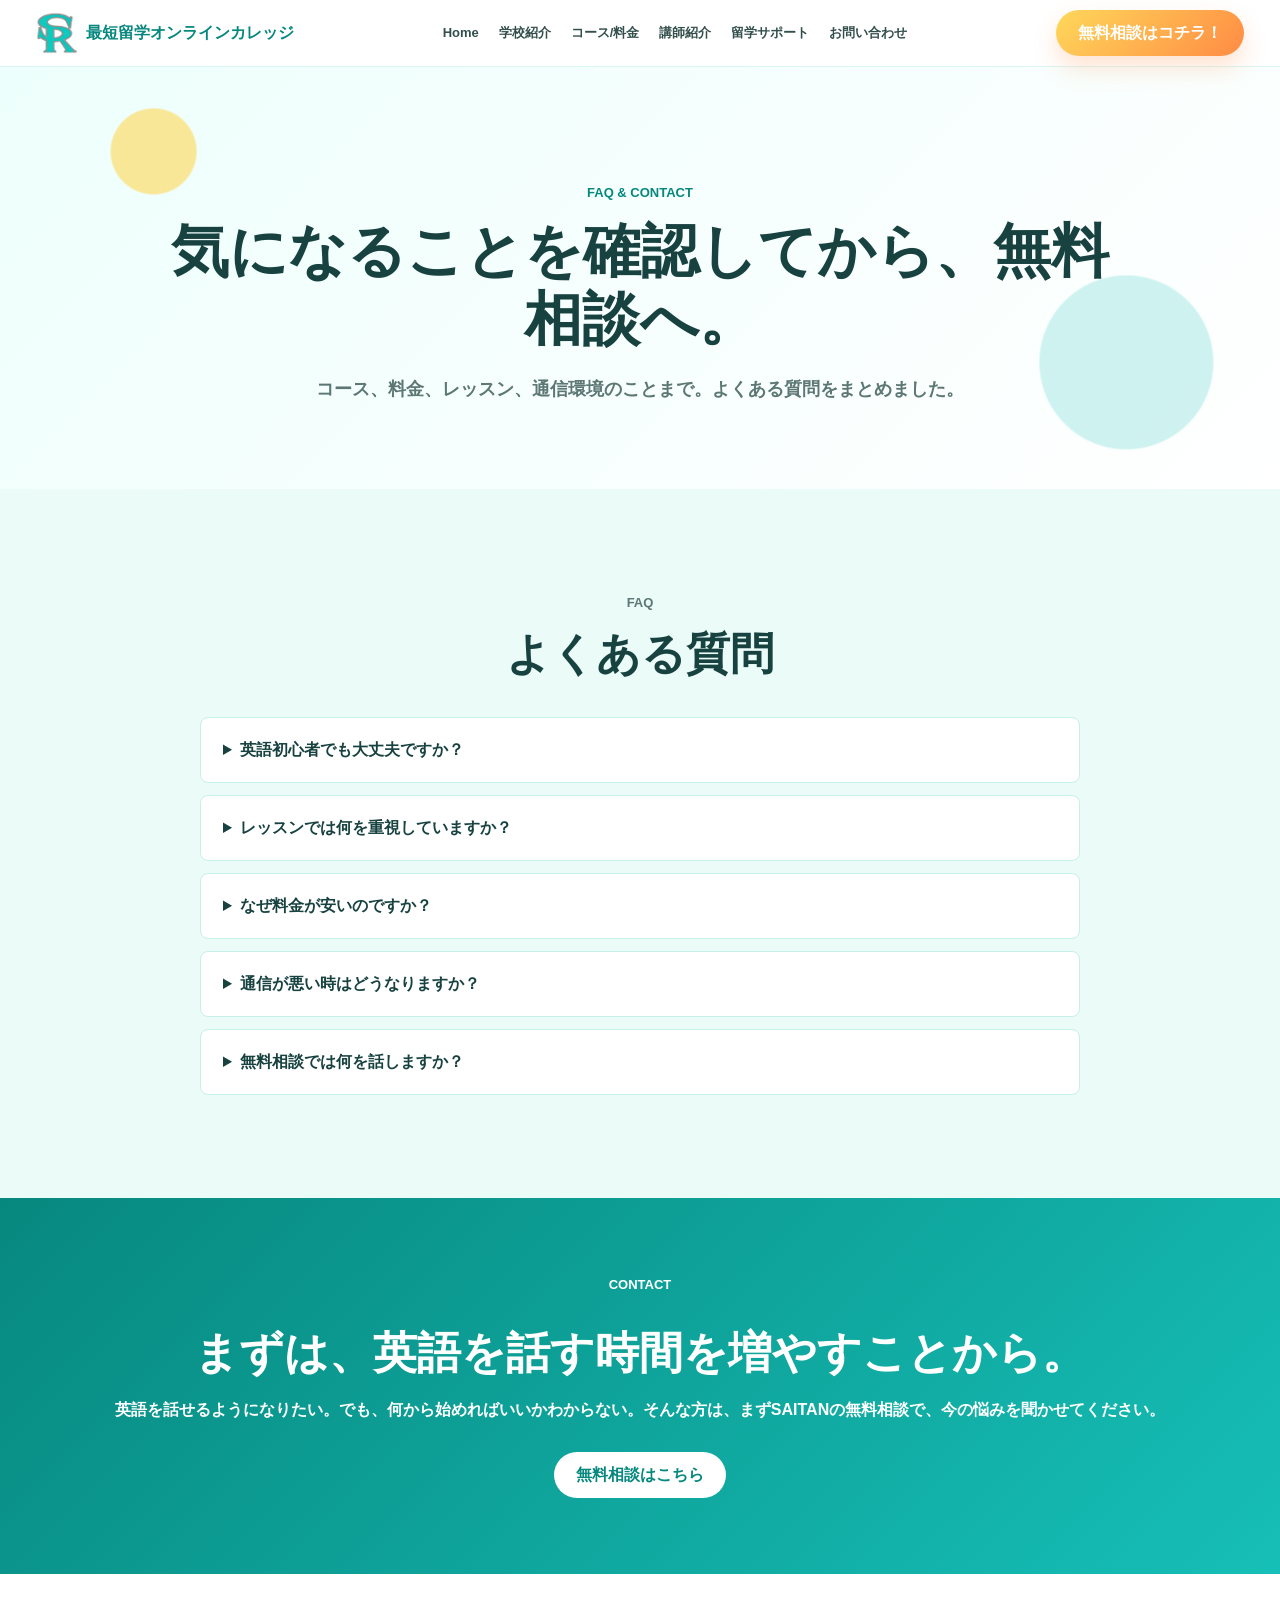
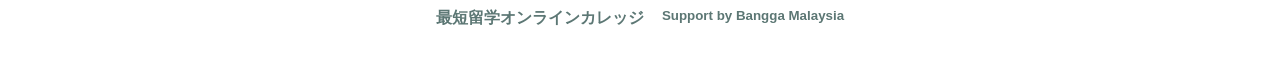
<file: faq.html>
<!DOCTYPE html>
<html lang="ja">
<head>
  <meta charset="UTF-8">
  <meta name="viewport" content="width=device-width, initial-scale=1.0">
  <title>FAQ・お問い合わせ | SAITAN</title>
  <link rel="stylesheet" href="styles.css">
</head>
<body>
  <header class="site-header">
    <a class="brand" href="index.html" aria-label="SAITAN top">
      <img src="assets/logo-cropped.png" alt="">
      <span>最短留学オンラインカレッジ</span>
    </a>
    <nav class="nav" aria-label="メインナビゲーション">
      <a href="index.html">Home</a>
      <a href="about.html">学校紹介</a>
      <a href="courses.html">コース/料金</a>
      <a href="teachers.html">講師紹介</a>
      <a href="support.html">留学サポート</a>
      <a href="faq.html">お問い合わせ</a>
    </nav>
    <a class="header-cta" href="#contact">無料相談はコチラ！</a>
  </header>

  <main>
    <section class="page-hero">
      <p class="eyebrow">FAQ & Contact</p>
      <h1>気になることを確認してから、無料相談へ。</h1>
      <p>コース、料金、レッスン、通信環境のことまで。よくある質問をまとめました。</p>
    </section>

    <section class="faq">
      <div class="section-heading">
        <p class="eyebrow">FAQ</p>
        <h2>よくある質問</h2>
      </div>
      <div class="faq-list">
        <details>
          <summary>英語初心者でも大丈夫ですか？</summary>
          <p>はい、大丈夫です。現在のレベルに合わせて、簡単な表現や短い会話から始めます。先生が話しやすい雰囲気をつくるので、英語に自信がない方でも安心して受講できます。</p>
        </details>
        <details>
          <summary>レッスンでは何を重視していますか？</summary>
          <p>SAITANでは、インプットした英語を実際に使うアウトプットの時間を大切にしています。先生が会話を引き出し、表現を直しながら、話す量を増やしていきます。</p>
        </details>
        <details>
          <summary>なぜ料金が安いのですか？</summary>
          <p>オンライン運営により教室費などの固定費を抑えているためです。また、先生が自宅から働ける環境を整えることで、続けやすい価格と良いレッスン環境の両立を目指しています。</p>
        </details>
        <details>
          <summary>通信が悪い時はどうなりますか？</summary>
          <p>天候や地域の通信環境により、まれに接続が不安定になる場合があります。その際は状況を確認し、必要に応じて振替など柔軟に対応します。</p>
        </details>
        <details>
          <summary>無料相談では何を話しますか？</summary>
          <p>現在の英語レベル、目標、学習に使える時間などをお聞きし、合うコースや学習の進め方をご提案します。無理な勧誘ではなく、まずは不安や疑問を相談できる時間です。</p>
        </details>
      </div>
    </section>

    <section id="contact" class="contact">
      <p class="eyebrow">Contact</p>
      <h2>まずは、英語を話す時間を増やすことから。</h2>
      <p>英語を話せるようになりたい。でも、何から始めればいいかわからない。そんな方は、まずSAITANの無料相談で、今の悩みを聞かせてください。</p>
      <a class="primary-button white" href="mailto:info@example.com">無料相談はこちら</a>
    </section>
  </main>

  <footer class="footer">
    <span>最短留学オンラインカレッジ</span>
    <small>Support by Bangga Malaysia</small>
  </footer>
</body>
</html>
</file>
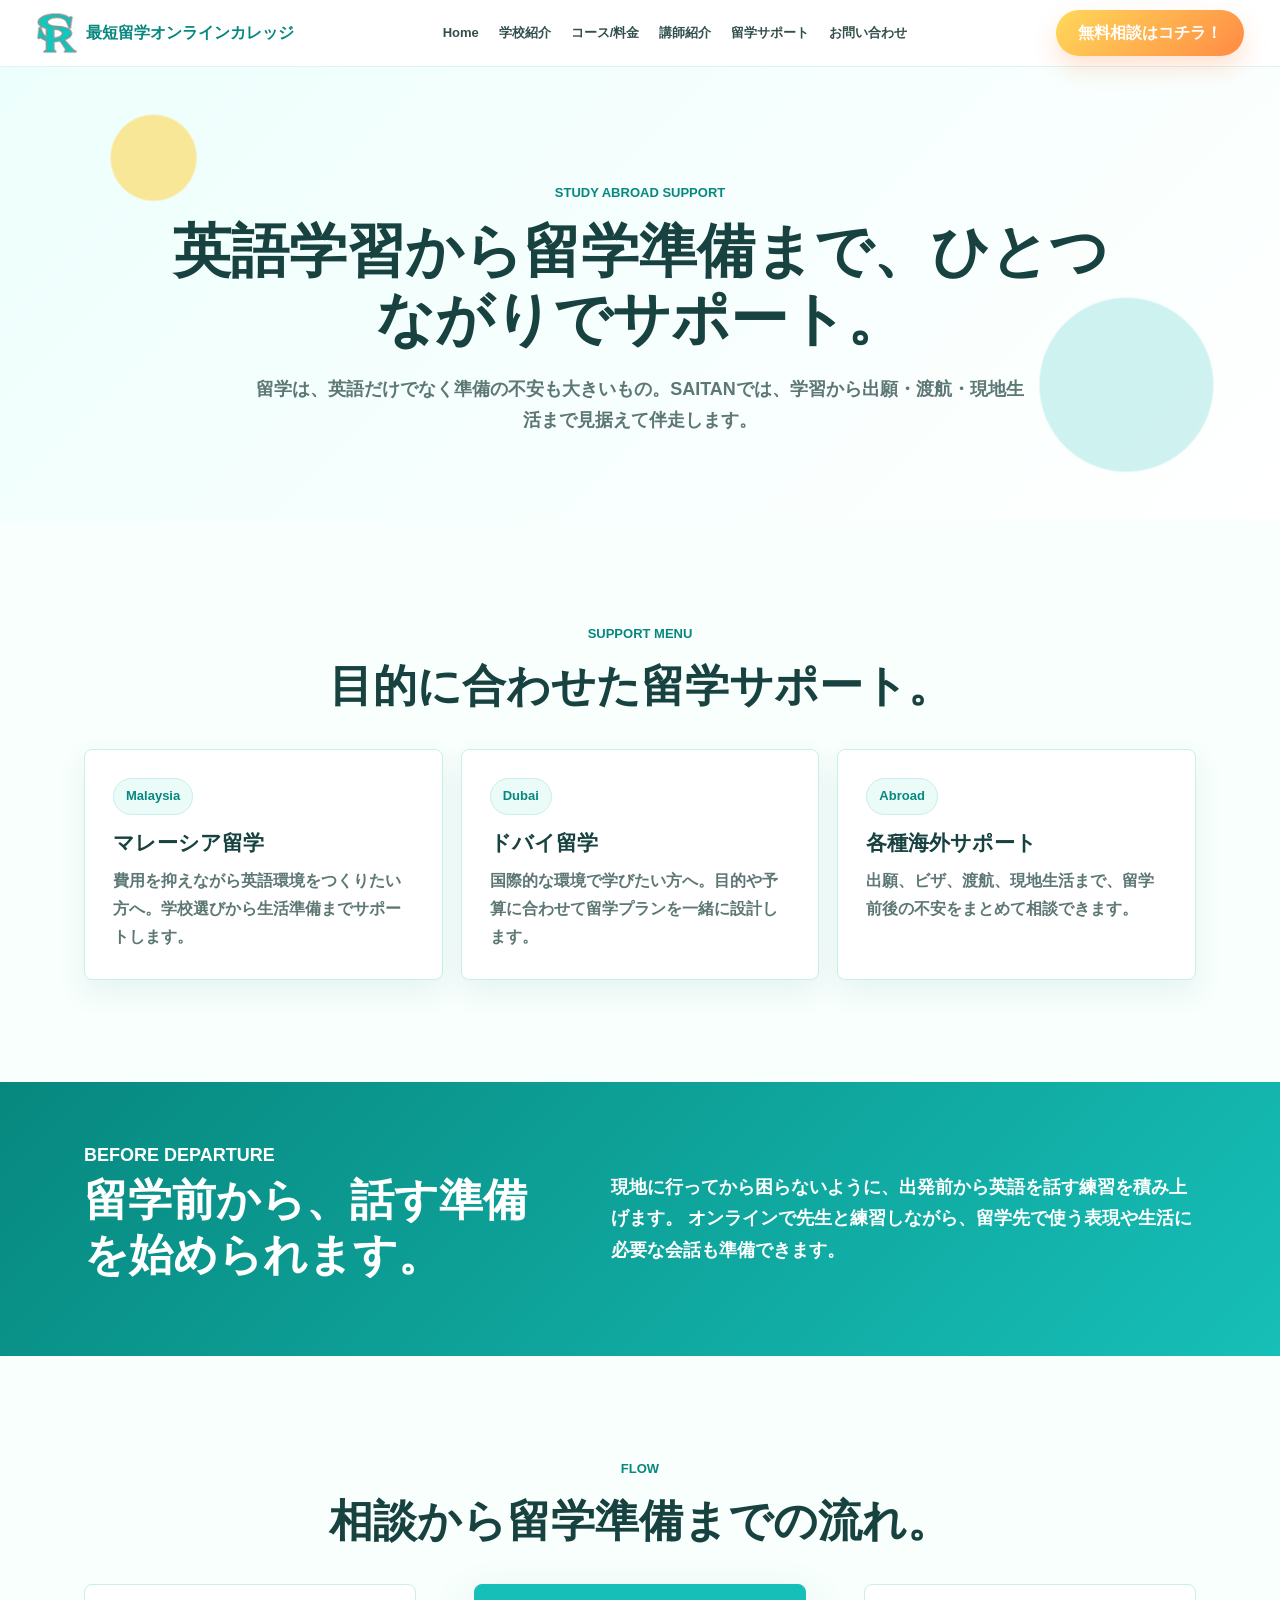
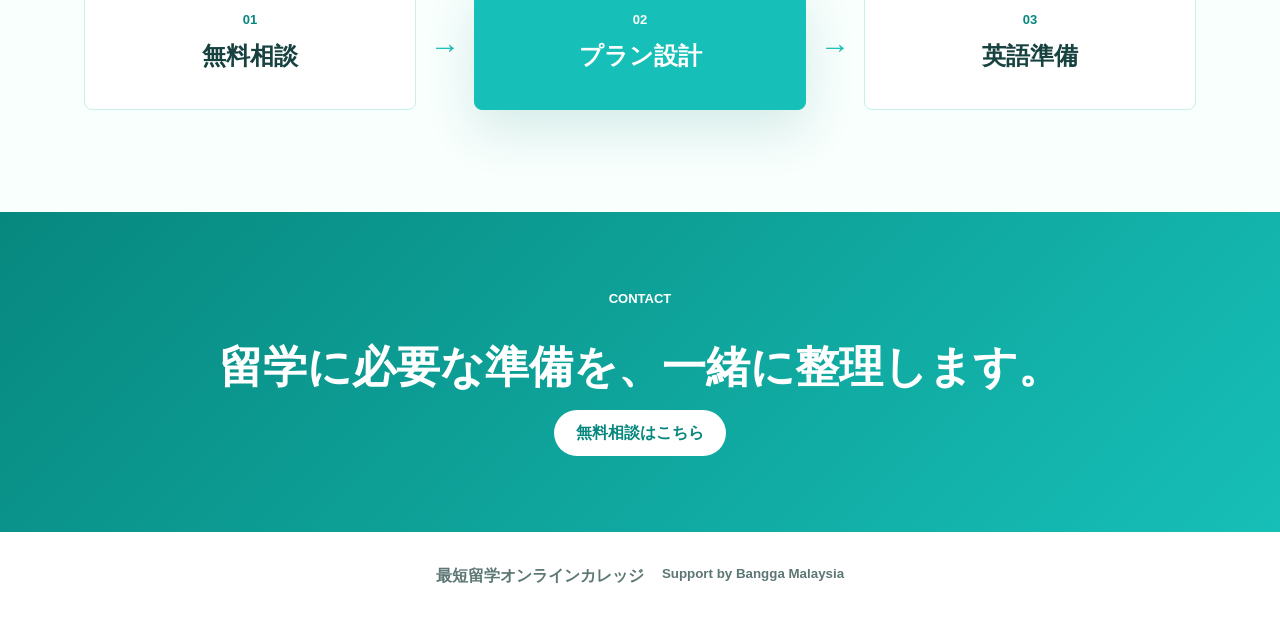
<file: support.html>
<!DOCTYPE html>
<html lang="ja">
<head>
  <meta charset="UTF-8">
  <meta name="viewport" content="width=device-width, initial-scale=1.0">
  <title>留学サポート | SAITAN</title>
  <link rel="stylesheet" href="styles.css">
</head>
<body>
  <header class="site-header">
    <a class="brand" href="index.html" aria-label="SAITAN top">
      <img src="assets/logo-cropped.png" alt="">
      <span>最短留学オンラインカレッジ</span>
    </a>
    <nav class="nav" aria-label="メインナビゲーション">
      <a href="index.html">Home</a>
      <a href="about.html">学校紹介</a>
      <a href="courses.html">コース/料金</a>
      <a href="teachers.html">講師紹介</a>
      <a href="support.html">留学サポート</a>
      <a href="faq.html">お問い合わせ</a>
    </nav>
    <a class="header-cta" href="faq.html#contact">無料相談はコチラ！</a>
  </header>

  <main>
    <section class="page-hero">
      <p class="eyebrow">Study Abroad Support</p>
      <h1>英語学習から留学準備まで、ひとつながりでサポート。</h1>
      <p>留学は、英語だけでなく準備の不安も大きいもの。SAITANでは、学習から出願・渡航・現地生活まで見据えて伴走します。</p>
    </section>

    <section class="section">
      <div class="section-heading">
        <p class="eyebrow">Support Menu</p>
        <h2>目的に合わせた留学サポート。</h2>
      </div>
      <div class="detail-grid">
        <article>
          <span>Malaysia</span>
          <h3>マレーシア留学</h3>
          <p>費用を抑えながら英語環境をつくりたい方へ。学校選びから生活準備までサポートします。</p>
        </article>
        <article>
          <span>Dubai</span>
          <h3>ドバイ留学</h3>
          <p>国際的な環境で学びたい方へ。目的や予算に合わせて留学プランを一緒に設計します。</p>
        </article>
        <article>
          <span>Abroad</span>
          <h3>各種海外サポート</h3>
          <p>出願、ビザ、渡航、現地生活まで、留学前後の不安をまとめて相談できます。</p>
        </article>
      </div>
    </section>

    <section class="solution">
      <div class="solution-inner">
        <div>
          <p class="eyebrow">Before Departure</p>
          <h2>留学前から、話す準備を始められます。</h2>
        </div>
        <p>
          現地に行ってから困らないように、出発前から英語を話す練習を積み上げます。
          オンラインで先生と練習しながら、留学先で使う表現や生活に必要な会話も準備できます。
        </p>
      </div>
    </section>

    <section class="section">
      <div class="section-heading">
        <p class="eyebrow">Flow</p>
        <h2>相談から留学準備までの流れ。</h2>
      </div>
      <div class="flow-steps">
        <div class="flow-step"><span>01</span><strong>無料相談</strong></div>
        <div class="flow-arrow">→</div>
        <div class="flow-step active"><span>02</span><strong>プラン設計</strong></div>
        <div class="flow-arrow">→</div>
        <div class="flow-step"><span>03</span><strong>英語準備</strong></div>
      </div>
    </section>

    <section class="contact">
      <p class="eyebrow">Contact</p>
      <h2>留学に必要な準備を、一緒に整理します。</h2>
      <a class="primary-button white" href="faq.html#contact">無料相談はこちら</a>
    </section>
  </main>

  <footer class="footer">
    <span>最短留学オンラインカレッジ</span>
    <small>Support by Bangga Malaysia</small>
  </footer>
</body>
</html>
</file>
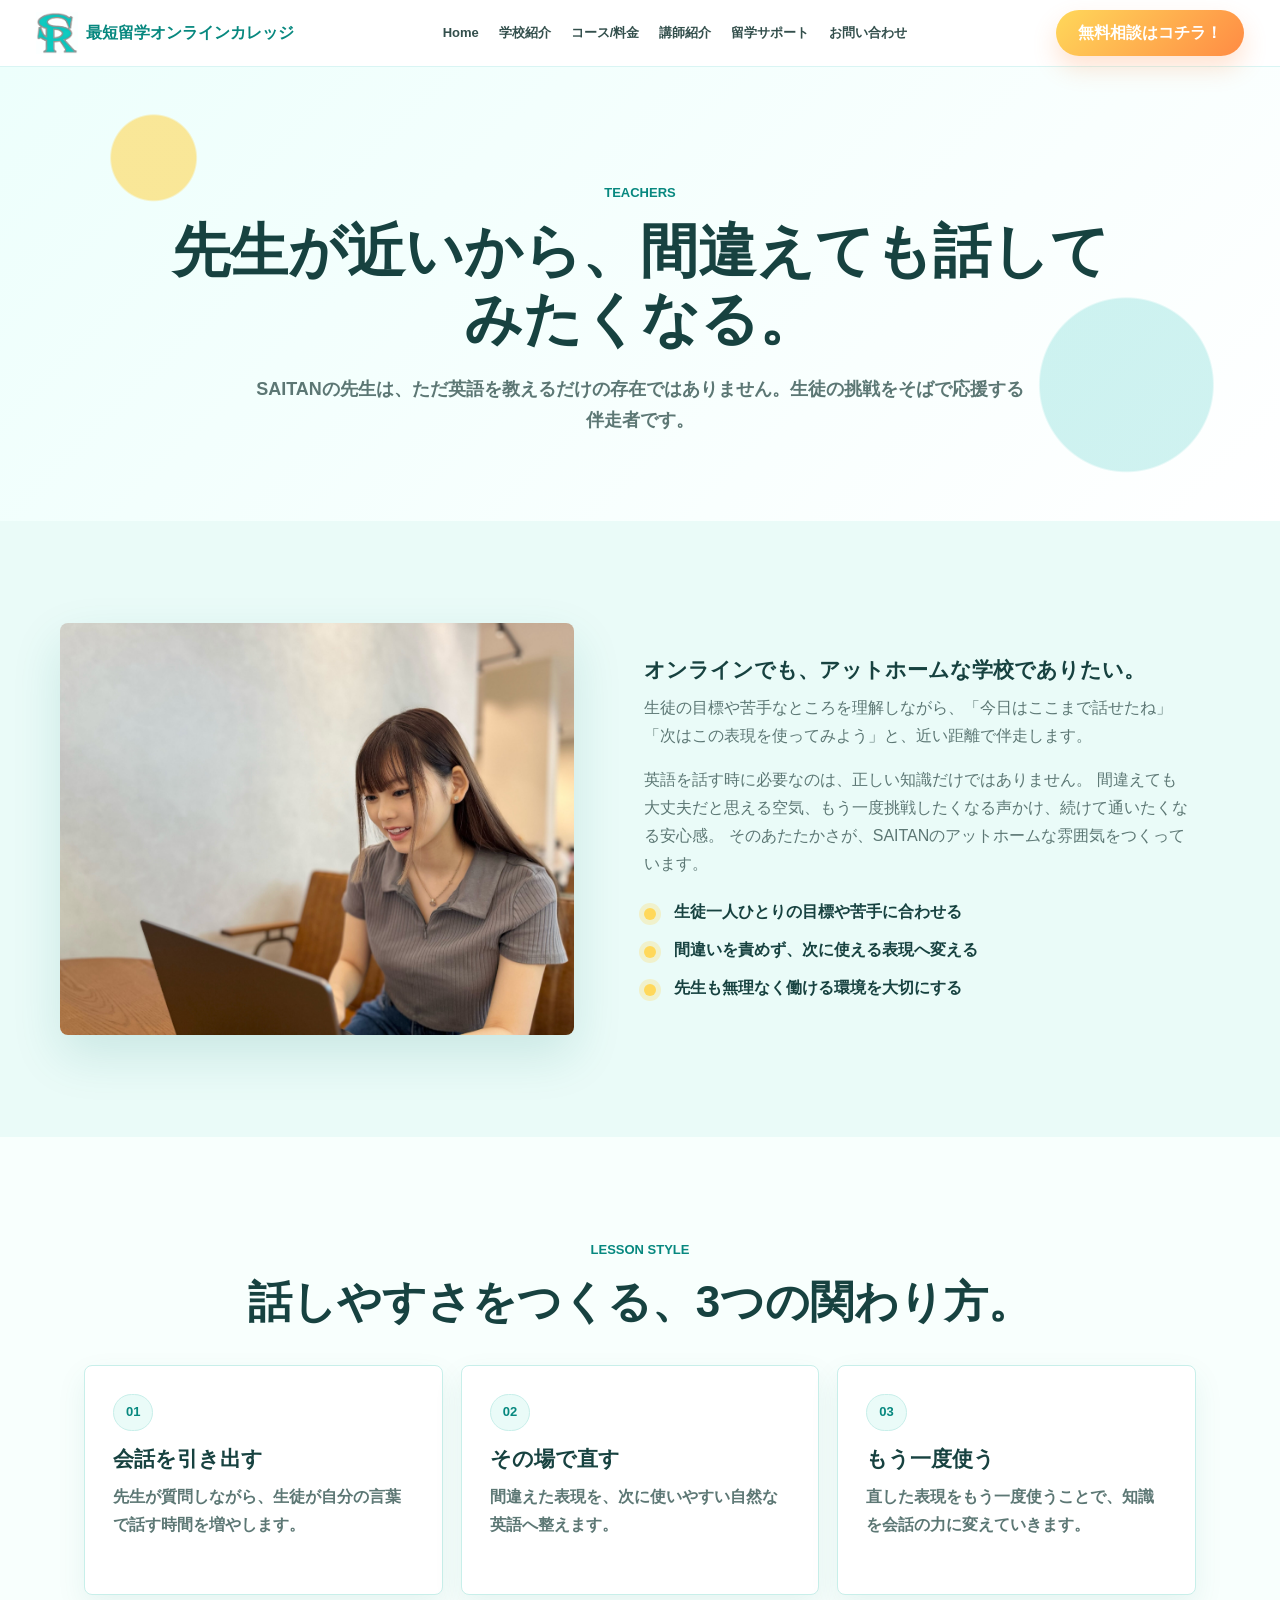
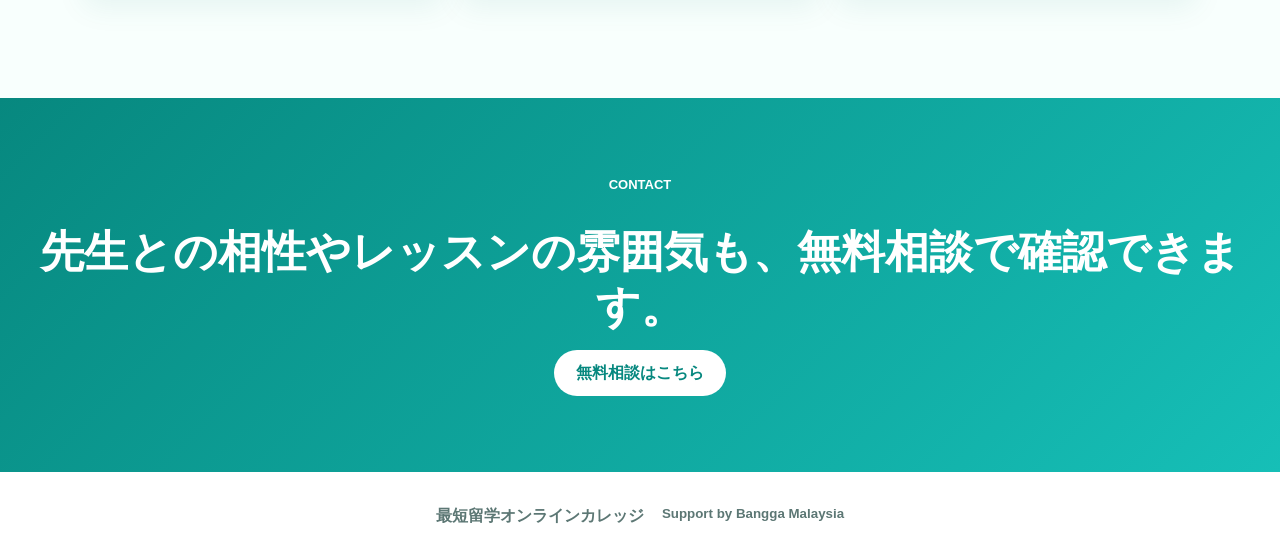
<file: teachers.html>
<!DOCTYPE html>
<html lang="ja">
<head>
  <meta charset="UTF-8">
  <meta name="viewport" content="width=device-width, initial-scale=1.0">
  <title>講師紹介 | SAITAN</title>
  <link rel="stylesheet" href="styles.css">
</head>
<body>
  <header class="site-header">
    <a class="brand" href="index.html" aria-label="SAITAN top">
      <img src="assets/logo-cropped.png" alt="">
      <span>最短留学オンラインカレッジ</span>
    </a>
    <nav class="nav" aria-label="メインナビゲーション">
      <a href="index.html">Home</a>
      <a href="about.html">学校紹介</a>
      <a href="courses.html">コース/料金</a>
      <a href="teachers.html">講師紹介</a>
      <a href="support.html">留学サポート</a>
      <a href="faq.html">お問い合わせ</a>
    </nav>
    <a class="header-cta" href="faq.html#contact">無料相談はコチラ！</a>
  </header>

  <main>
    <section class="page-hero">
      <p class="eyebrow">Teachers</p>
      <h1>先生が近いから、間違えても話してみたくなる。</h1>
      <p>SAITANの先生は、ただ英語を教えるだけの存在ではありません。生徒の挑戦をそばで応援する伴走者です。</p>
    </section>

    <section class="teachers">
      <div class="teacher-card">
        <div class="teacher-photo">
          <img src="assets/hero.jpg" alt="SAITANのレッスン風景">
        </div>
        <div class="teacher-text">
          <h3>オンラインでも、アットホームな学校でありたい。</h3>
          <p>
            生徒の目標や苦手なところを理解しながら、「今日はここまで話せたね」「次はこの表現を使ってみよう」と、近い距離で伴走します。
          </p>
          <p>
            英語を話す時に必要なのは、正しい知識だけではありません。
            間違えても大丈夫だと思える空気、もう一度挑戦したくなる声かけ、続けて通いたくなる安心感。
            そのあたたかさが、SAITANのアットホームな雰囲気をつくっています。
          </p>
          <ul>
            <li>生徒一人ひとりの目標や苦手に合わせる</li>
            <li>間違いを責めず、次に使える表現へ変える</li>
            <li>先生も無理なく働ける環境を大切にする</li>
          </ul>
        </div>
      </div>
    </section>

    <section class="section">
      <div class="section-heading">
        <p class="eyebrow">Lesson Style</p>
        <h2>話しやすさをつくる、3つの関わり方。</h2>
      </div>
      <div class="detail-grid">
        <article>
          <span>01</span>
          <h3>会話を引き出す</h3>
          <p>先生が質問しながら、生徒が自分の言葉で話す時間を増やします。</p>
        </article>
        <article>
          <span>02</span>
          <h3>その場で直す</h3>
          <p>間違えた表現を、次に使いやすい自然な英語へ整えます。</p>
        </article>
        <article>
          <span>03</span>
          <h3>もう一度使う</h3>
          <p>直した表現をもう一度使うことで、知識を会話の力に変えていきます。</p>
        </article>
      </div>
    </section>

    <section class="contact">
      <p class="eyebrow">Contact</p>
      <h2>先生との相性やレッスンの雰囲気も、無料相談で確認できます。</h2>
      <a class="primary-button white" href="faq.html#contact">無料相談はこちら</a>
    </section>
  </main>

  <footer class="footer">
    <span>最短留学オンラインカレッジ</span>
    <small>Support by Bangga Malaysia</small>
  </footer>
</body>
</html>
</file>
<file: styles.css>
:root {
  --teal: #16bfb7;
  --teal-dark: #07887f;
  --orange: #ff8b44;
  --mint: #eafbf8;
  --cream: #fff8df;
  --yellow: #ffd85a;
  --ink: #174240;
  --muted: #5c7774;
  --line: #c8efea;
  --white: #ffffff;
  --shadow: 0 20px 50px rgba(8, 114, 108, 0.14);
}

* {
  box-sizing: border-box;
}

html {
  scroll-behavior: smooth;
}

body {
  margin: 0;
  font-family: "Noto Sans JP", "Hiragino Kaku Gothic ProN", Meiryo, sans-serif;
  color: var(--ink);
  background: #f8fffd;
  line-height: 1.75;
}

img {
  display: block;
  max-width: 100%;
}

a {
  color: inherit;
  text-decoration: none;
}

.site-header {
  position: sticky;
  top: 0;
  z-index: 20;
  display: flex;
  align-items: center;
  justify-content: space-between;
  gap: 24px;
  min-height: 66px;
  padding: 10px clamp(18px, 4vw, 36px);
  background: rgba(255, 255, 255, 0.92);
  border-bottom: 1px solid rgba(22, 191, 183, 0.16);
  backdrop-filter: blur(14px);
}

.brand {
  display: flex;
  align-items: center;
  gap: 8px;
  font-weight: 900;
  color: var(--teal-dark);
  white-space: nowrap;
}

.brand img {
  width: 42px;
  height: 42px;
  object-fit: contain;
}

.nav {
  display: flex;
  gap: 20px;
  font-size: 13px;
  font-weight: 800;
  color: #334f4c;
}

.header-cta,
.primary-button,
.secondary-button {
  display: inline-flex;
  align-items: center;
  justify-content: center;
  min-height: 46px;
  padding: 0 22px;
  border-radius: 999px;
  font-weight: 800;
}

.header-cta,
.primary-button {
  color: var(--white);
  background: linear-gradient(135deg, var(--yellow), var(--orange));
  box-shadow: 0 12px 24px rgba(255, 139, 68, 0.24);
}

.secondary-button {
  color: var(--teal-dark);
  background: var(--white);
  border: 1px solid var(--line);
}

.hero {
  position: relative;
  overflow: hidden;
  background:
    radial-gradient(circle at 89% 18%, rgba(255, 216, 90, 0.72) 0 25px, transparent 26px),
    radial-gradient(circle at 92% 17%, var(--teal) 0 7px, transparent 8px),
    radial-gradient(circle at 96% 39%, rgba(179, 255, 104, 0.8) 0 21px, transparent 22px),
    radial-gradient(circle at 45% 50%, rgba(255, 183, 67, 0.9) 0 26px, transparent 27px),
    linear-gradient(135deg, #edfffc 0%, #effffc 100%);
}

.hero-inner {
  display: grid;
  grid-template-columns: minmax(0, 0.9fr) minmax(340px, 1.1fr);
  align-items: center;
  gap: clamp(24px, 4vw, 54px);
  max-width: 1180px;
  margin: 0 auto;
  padding: clamp(44px, 6vw, 76px) 28px 48px;
}

.eyebrow {
  margin: 0 0 12px;
  color: var(--teal-dark);
  font-size: 13px;
  font-weight: 900;
  text-transform: uppercase;
}

h1,
h2,
h3,
p {
  margin-top: 0;
}

h1 {
  margin-bottom: 14px;
  color: var(--teal-dark);
  font-size: clamp(25px, 3vw, 38px);
  line-height: 1;
  letter-spacing: 0;
  text-shadow: 0 4px 13px rgba(7, 136, 127, 0.28);
}

h1 span {
  display: inline-block;
  font-size: clamp(58px, 8vw, 92px);
  font-weight: 950;
  letter-spacing: 0;
}

.hero-tagline {
  margin: 0 0 8px;
  color: var(--white);
  font-size: clamp(23px, 2.55vw, 34px);
  font-weight: 950;
  line-height: 1.28;
  white-space: nowrap;
  text-shadow:
    0 4px 12px rgba(7, 136, 127, 0.38),
    0 0 2px var(--teal-dark);
}

.hero-subtitle {
  margin-bottom: 14px;
  font-size: clamp(25px, 3vw, 34px);
  line-height: 1.35;
  color: var(--ink);
}

h2 {
  margin-bottom: 16px;
  font-size: clamp(28px, 4vw, 44px);
  line-height: 1.25;
  letter-spacing: 0;
}

h3 {
  margin-bottom: 10px;
  font-size: 21px;
  line-height: 1.35;
}

.lead {
  max-width: 520px;
  color: var(--muted);
  font-size: 16px;
  line-height: 1.55;
  font-weight: 800;
}

.hero-actions {
  display: flex;
  flex-wrap: wrap;
  gap: 14px;
  margin: 28px 0 24px;
}

.hero-actions .primary-button {
  min-height: 58px;
  padding: 0 44px;
  font-size: 20px;
}

.hero-badges {
  display: flex;
  flex-wrap: wrap;
  gap: 8px;
  align-items: flex-start;
  margin-top: 26px;
}

.hero-badges span {
  position: relative;
  display: flex;
  flex-direction: column;
  align-items: center;
  justify-content: center;
  width: 122px;
  height: 98px;
  padding: 24px 12px 22px;
  color: var(--teal-dark);
  background:
    url("data:image/svg+xml,%3Csvg width='178' height='142' viewBox='0 0 178 142' fill='none' xmlns='http://www.w3.org/2000/svg'%3E%3Cg fill='%23FFD862'%3E%3Cpath d='M43 33c-13 7-21 21-20 37 7-10 16-18 29-22-7-1-10-5-9-15Z'/%3E%3Cpath d='M35 48c-11 9-16 23-12 38 5-11 13-20 25-26-7 0-11-4-13-12Z'/%3E%3Cpath d='M30 65c-9 10-11 25-5 38 4-11 10-21 21-28-7 1-12-2-16-10Z'/%3E%3Cpath d='M31 83c-7 11-6 25 2 36 2-11 7-21 17-30-7 2-13 0-19-6Z'/%3E%3Cpath d='M135 33c13 7 21 21 20 37-7-10-16-18-29-22 7-1 10-5 9-15Z'/%3E%3Cpath d='M143 48c11 9 16 23 12 38-5-11-13-20-25-26 7 0 11-4 13-12Z'/%3E%3Cpath d='M148 65c9 10 11 25 5 38-4-11-10-21-21-28 7 1 12-2 16-10Z'/%3E%3Cpath d='M147 83c7 11 6 25-2 36-2-11-7-21-17-30 7 2 13 0 19-6Z'/%3E%3Cpath d='M89 7l3 8 8 .5-6.5 5 2 8-6.5-4.5-6.5 4.5 2-8-6.5-5 8-.5 3-8Z'/%3E%3Cpath d='M70 13l2 6 6 .4-5 3.6 1.6 6-4.6-3.4-5 3.4 1.8-6-5-3.6 6-.4 2.2-6Z'/%3E%3Cpath d='M108 13l2.2 6 6 .4-5 3.6 1.8 6-5-3.4-4.6 3.4 1.6-6-5-3.6 6-.4 2-6Z'/%3E%3C/g%3E%3Cpath d='M17 104h144l17 13-17 13H17L0 117l17-13Z' fill='url(%23g)'/%3E%3Cpath d='M30 100h118v33H30z' fill='url(%23g2)'/%3E%3Cdefs%3E%3ClinearGradient id='g' x1='0' y1='117' x2='178' y2='117' gradientUnits='userSpaceOnUse'%3E%3Cstop stop-color='%23F5B631'/%3E%3Cstop offset='.5' stop-color='%23FFE681'/%3E%3Cstop offset='1' stop-color='%23F0A82A'/%3E%3C/linearGradient%3E%3ClinearGradient id='g2' x1='30' y1='116' x2='148' y2='116' gradientUnits='userSpaceOnUse'%3E%3Cstop stop-color='%23F1AC2B'/%3E%3Cstop offset='.5' stop-color='%23FFE27A'/%3E%3Cstop offset='1' stop-color='%23EEA629'/%3E%3C/linearGradient%3E%3C/defs%3E%3C/svg%3E") center / 100% 100% no-repeat;
  border: 0;
  border-radius: 0;
  font-size: 13px;
  line-height: 1.05;
  font-weight: 900;
  text-align: center;
  filter: drop-shadow(0 12px 12px rgba(188, 132, 32, 0.16));
}

.hero-badges small,
.hero-badges strong,
.hero-badges b,
.hero-badges em {
  display: block;
  position: relative;
  z-index: 1;
  font-style: normal;
}

.hero-badges small {
  color: var(--teal-dark);
  font-size: 13px;
  line-height: 1;
}

.hero-badges strong {
  color: #e84536;
  font-size: 22px;
  line-height: 1;
  text-shadow: 0 1px 0 rgba(255, 255, 255, 0.8);
}

.hero-badges b {
  margin-top: 3px;
  color: var(--teal-dark);
  font-size: 15px;
  line-height: 1.1;
}

.hero-badges em {
  display: inline;
  margin-left: 2px;
  font-size: 10px;
}

.hero-visual {
  position: relative;
  min-height: 520px;
}

.hero-visual > img {
  width: min(520px, 88%);
  aspect-ratio: 1 / 1;
  object-fit: cover;
  object-position: 67% center;
  margin-left: auto;
  border-radius: 50% 50% 46% 50%;
  border: 0;
  box-shadow: 16px 12px 0 var(--teal), var(--shadow);
}

.call-card {
  position: absolute;
  right: 0;
  bottom: 8px;
  display: block;
  width: min(350px, 60%);
  padding: 0;
  border-radius: 0;
  background: transparent;
  box-shadow: none;
}

.call-card img {
  width: 100%;
  height: auto;
  object-fit: cover;
  border-radius: 0;
  filter: drop-shadow(0 22px 22px rgba(20, 71, 68, 0.2));
}

.section {
  max-width: 1160px;
  margin: 0 auto;
  padding: clamp(68px, 8vw, 104px) 24px;
}

.page-hero {
  padding: clamp(72px, 9vw, 120px) 24px clamp(54px, 7vw, 84px);
  text-align: center;
  background:
    radial-gradient(circle at 12% 20%, rgba(255, 216, 90, 0.62) 0 42px, transparent 44px),
    radial-gradient(circle at 88% 70%, rgba(22, 191, 183, 0.2) 0 86px, transparent 88px),
    linear-gradient(135deg, #edfffc 0%, #ffffff 100%);
}

.page-hero h1 {
  max-width: 940px;
  margin: 0 auto 20px;
  color: var(--ink);
  font-size: clamp(34px, 5vw, 58px);
  line-height: 1.18;
  text-shadow: none;
}

.page-hero p:not(.eyebrow) {
  max-width: 780px;
  margin: 0 auto;
  color: var(--muted);
  font-size: 18px;
  font-weight: 800;
}

.section-heading {
  max-width: 820px;
  margin: 0 auto 36px;
  text-align: center;
}

.section-heading > p:not(.eyebrow) {
  margin-inline: auto;
  max-width: 760px;
  color: var(--muted);
  font-weight: 700;
}

.home-links,
.detail-grid {
  display: grid;
  grid-template-columns: repeat(3, minmax(0, 1fr));
  gap: 18px;
}

.home-links a,
.detail-grid article {
  min-height: 230px;
  padding: 28px;
  background: var(--white);
  border: 1px solid var(--line);
  border-radius: 8px;
  box-shadow: 0 12px 30px rgba(8, 114, 108, 0.08);
}

.home-links span,
.detail-grid span {
  display: inline-flex;
  margin-bottom: 14px;
  padding: 6px 12px;
  color: var(--teal-dark);
  background: var(--mint);
  border: 1px solid var(--line);
  border-radius: 999px;
  font-size: 13px;
  font-weight: 900;
}

.home-links strong {
  display: block;
  margin-bottom: 12px;
  font-size: 23px;
  line-height: 1.35;
}

.home-links p,
.detail-grid p {
  margin-bottom: 0;
  color: var(--muted);
  font-weight: 700;
}

.problem-grid,
.price-grid,
.voice-grid {
  display: grid;
  grid-template-columns: repeat(3, minmax(0, 1fr));
  gap: 18px;
}

.price-grid,
.voice-grid {
  grid-template-columns: repeat(4, minmax(0, 1fr));
}

.problem-grid article,
.problem-main,
.problem-answer,
.plan,
.voice-grid article,
.honest-cards article {
  background: var(--white);
  border: 1px solid var(--line);
  border-radius: 8px;
  box-shadow: 0 12px 30px rgba(8, 114, 108, 0.08);
}

.problem-grid article {
  padding: 28px;
}

.problem-flow {
  display: grid;
  gap: 20px;
}

.problem-main {
  position: relative;
  overflow: hidden;
  padding: clamp(28px, 5vw, 46px);
}

.problem-main::after {
  content: "";
  position: absolute;
  right: -48px;
  bottom: -58px;
  width: 190px;
  height: 190px;
  border-radius: 50%;
  background: rgba(255, 216, 90, 0.38);
}

.problem-kicker {
  display: inline-flex;
  margin-bottom: 14px;
  padding: 7px 13px;
  color: var(--teal-dark);
  background: var(--mint);
  border: 1px solid var(--line);
  border-radius: 999px;
  font-size: 13px;
  font-weight: 900;
}

.problem-main h3 {
  max-width: 880px;
  font-size: clamp(25px, 3.3vw, 40px);
}

.problem-main p:not(.problem-kicker) {
  position: relative;
  z-index: 1;
  max-width: 840px;
  margin-bottom: 0;
  color: var(--muted);
  font-size: 18px;
  font-weight: 700;
}

.flow-steps {
  display: grid;
  grid-template-columns: 1fr auto 1fr auto 1fr;
  gap: 14px;
  align-items: center;
}

.flow-step {
  min-height: 126px;
  padding: 24px;
  border: 1px solid var(--line);
  border-radius: 8px;
  background: rgba(255, 255, 255, 0.82);
  text-align: center;
}

.flow-step span,
.flow-step strong {
  display: block;
}

.flow-step span {
  margin-bottom: 8px;
  color: var(--teal-dark);
  font-size: 13px;
  font-weight: 900;
  text-transform: uppercase;
}

.flow-step strong {
  font-size: clamp(18px, 2vw, 24px);
  line-height: 1.35;
}

.flow-step.active {
  color: var(--white);
  background: var(--teal);
  border-color: var(--teal);
  box-shadow: var(--shadow);
}

.flow-step.active span {
  color: var(--white);
}

.flow-arrow {
  color: var(--teal);
  font-size: 30px;
  font-weight: 900;
}

.problem-answer {
  padding: 30px;
  background: linear-gradient(135deg, #ffffff, #eafbf8);
}

.problem-answer h3 {
  color: var(--teal-dark);
  font-size: clamp(23px, 2.6vw, 32px);
}

.problem-answer p {
  max-width: 920px;
  margin-bottom: 0;
  color: var(--muted);
  font-weight: 700;
}

.problem-grid span {
  display: inline-flex;
  align-items: center;
  justify-content: center;
  width: 44px;
  height: 44px;
  margin-bottom: 18px;
  color: var(--white);
  background: var(--teal);
  border-radius: 50%;
  font-weight: 900;
}

.problem-grid p,
.reason-list p,
.teacher-text p,
.plan p,
.plan li,
.proof-copy p,
.fee-note,
.compare-col span,
.honest-cards p,
.voice-grid p,
.faq p,
.contact p {
  color: var(--muted);
}

.solution {
  background: linear-gradient(135deg, var(--teal-dark), var(--teal));
  color: var(--white);
}

.solution-inner {
  display: grid;
  grid-template-columns: 0.9fr 1.1fr;
  gap: 48px;
  align-items: center;
  max-width: 1160px;
  margin: 0 auto;
  padding: 58px 24px;
}

.solution .eyebrow,
.solution p {
  color: var(--white);
}

.solution p {
  margin-bottom: 0;
  font-size: 18px;
  font-weight: 700;
}

.reason {
  background:
    radial-gradient(circle at 100% 8%, rgba(255, 216, 90, 0.7) 0 36px, transparent 38px),
    radial-gradient(circle at 4% 90%, rgba(22, 191, 183, 0.28) 0 72px, transparent 74px);
}

.reason-layout {
  display: grid;
  grid-template-columns: 0.9fr 1.1fr;
  gap: 36px;
  align-items: stretch;
}

.reason-image img {
  width: 100%;
  height: 100%;
  min-height: 520px;
  object-fit: cover;
  object-position: center;
  border-radius: 8px;
  box-shadow: var(--shadow);
}

.reason-list {
  display: grid;
  gap: 16px;
}

.reason-list article {
  padding: 24px;
  background: rgba(234, 251, 248, 0.88);
  border: 1px solid var(--line);
  border-radius: 8px;
}

.reason-list span,
.plan-label {
  display: inline-block;
  margin-bottom: 10px;
  color: var(--teal-dark);
  font-size: 13px;
  font-weight: 900;
}

.teachers,
.honest,
.faq {
  padding: clamp(68px, 8vw, 104px) 24px;
  background: var(--mint);
}

.teacher-card,
.honest-inner {
  max-width: 1160px;
  margin: 0 auto;
}

.teacher-card {
  display: grid;
  grid-template-columns: minmax(320px, 0.92fr) minmax(0, 1.08fr);
  gap: 42px;
  align-items: center;
}

.teacher-photo img {
  width: 100%;
  aspect-ratio: 5 / 4;
  object-fit: cover;
  object-position: 72% center;
  border-radius: 8px;
  box-shadow: var(--shadow);
}

.teacher-text {
  padding: clamp(10px, 3vw, 28px);
}

.teacher-text ul {
  display: grid;
  gap: 10px;
  margin: 20px 0 0;
  padding: 0;
  list-style: none;
}

.teacher-text li {
  position: relative;
  padding-left: 30px;
  font-weight: 800;
}

.teacher-text li::before {
  content: "";
  position: absolute;
  left: 0;
  top: 0.65em;
  width: 12px;
  height: 12px;
  border-radius: 50%;
  background: var(--yellow);
  box-shadow: 0 0 0 5px rgba(255, 216, 90, 0.28);
}

.proof {
  background:
    radial-gradient(circle at 8% 20%, rgba(255, 216, 90, 0.48) 0 42px, transparent 44px),
    radial-gradient(circle at 94% 82%, rgba(22, 191, 183, 0.18) 0 70px, transparent 72px);
}

.proof-copy {
  display: grid;
  grid-template-columns: repeat(2, minmax(0, 1fr));
  gap: 18px;
}

.proof-copy p {
  margin: 0;
  padding: 28px;
  background: var(--white);
  border: 1px solid var(--line);
  border-radius: 8px;
  box-shadow: 0 12px 30px rgba(8, 114, 108, 0.08);
  font-weight: 700;
}

.plan {
  display: flex;
  flex-direction: column;
  min-height: 430px;
  padding: 28px;
}

.price-grid.compact .plan {
  min-height: 300px;
}

.voice-grid.compact {
  grid-template-columns: repeat(3, minmax(0, 1fr));
}

.plan h3 {
  color: var(--teal-dark);
  font-size: 28px;
}

.plan ul {
  display: grid;
  gap: 9px;
  margin: 14px 0 22px;
  padding: 0;
  list-style: none;
}

.plan li {
  position: relative;
  padding-left: 24px;
  font-size: 14px;
  font-weight: 800;
}

.plan li::before {
  content: "";
  position: absolute;
  left: 0;
  top: 0.62em;
  width: 10px;
  height: 10px;
  border-radius: 50%;
  background: var(--teal);
}

.plan a {
  display: inline-flex;
  align-items: center;
  justify-content: center;
  min-height: 44px;
  margin-top: auto;
  color: var(--teal-dark);
  border: 1px solid var(--line);
  border-radius: 999px;
  font-weight: 900;
}

.plan.featured {
  background: var(--teal);
  color: var(--white);
  border-color: var(--teal);
}

.plan.featured h3,
.plan.featured p,
.plan.featured li,
.plan.featured .plan-label {
  color: var(--white);
}

.plan.featured li::before {
  background: var(--yellow);
}

.plan.featured a {
  color: var(--teal-dark);
  background: var(--white);
}

.fee {
  background: linear-gradient(180deg, #f8fffd, #edfffc);
}

.comparison-stack {
  display: grid;
  gap: 24px;
}

.comparison {
  display: grid;
  grid-template-columns: 0.42fr 1fr;
  overflow: hidden;
  background: var(--white);
  border: 1px solid var(--line);
  border-radius: 8px;
  box-shadow: var(--shadow);
}

.comparison-title {
  padding: 28px;
  background: var(--mint);
  border-right: 1px solid var(--line);
}

.comparison-title h3 {
  color: var(--teal-dark);
  font-size: 30px;
}

.comparison-title p {
  margin: 0;
  color: var(--muted);
  font-weight: 800;
}

.comparison-table {
  display: grid;
  grid-template-columns: repeat(3, minmax(0, 1fr));
}

.compare-col {
  display: grid;
  align-content: start;
  gap: 0;
  min-height: 100%;
  border-left: 1px solid #e3f4f1;
}

.compare-col:first-child {
  border-left: 0;
}

.compare-col strong {
  padding: 18px 18px 10px;
  text-align: center;
  font-size: 16px;
}

.compare-col b {
  padding: 0 18px 18px;
  color: var(--ink);
  text-align: center;
  font-size: 22px;
  line-height: 1.25;
}

.compare-col span {
  min-height: 44px;
  padding: 12px 18px;
  border-top: 1px solid #e3f4f1;
  font-size: 14px;
  font-weight: 800;
  text-align: center;
}

.compare-col.recommended {
  position: relative;
  color: var(--white);
  background: linear-gradient(180deg, var(--teal), #f5fffd);
  border: 2px solid var(--teal);
}

.compare-col.recommended::before {
  content: "おすすめ";
  justify-self: center;
  margin-top: -2px;
  padding: 3px 18px;
  color: var(--teal-dark);
  background: var(--white);
  border: 1px solid var(--line);
  border-radius: 999px;
  font-size: 13px;
  font-weight: 900;
}

.compare-col.recommended strong,
.compare-col.recommended b {
  color: var(--white);
}

.compare-col.recommended span {
  color: var(--teal-dark);
}

.fee-note {
  margin: 18px 0 0;
  font-size: 13px;
  font-weight: 700;
}

.honest {
  background:
    radial-gradient(circle at 5% 18%, rgba(255, 216, 90, 0.72) 0 38px, transparent 40px),
    linear-gradient(180deg, #fffdf1, #eafbf8);
}

.honest-inner {
  display: grid;
  grid-template-columns: 0.82fr 1.18fr;
  gap: 38px;
  align-items: start;
}

.honest-cards {
  display: grid;
  gap: 16px;
}

.honest-cards article {
  padding: 24px;
}

.honest-cards .notice {
  border-color: #ffd2a8;
  background: #fff8ec;
}

.voices {
  padding-bottom: 82px;
}

.voice-grid article {
  padding: 26px;
}

.voice-grid p {
  min-height: 104px;
  font-weight: 700;
}

.voice-grid span {
  color: var(--teal-dark);
  font-size: 13px;
  font-weight: 900;
}

.faq-list {
  display: grid;
  gap: 12px;
  max-width: 880px;
  margin: 0 auto;
}

details {
  background: var(--white);
  border: 1px solid var(--line);
  border-radius: 8px;
}

summary {
  cursor: pointer;
  padding: 18px 22px;
  font-weight: 900;
}

details p {
  margin: 0;
  padding: 0 22px 20px;
}

.contact {
  padding: 76px 24px;
  color: var(--white);
  text-align: center;
  background: linear-gradient(135deg, var(--teal-dark), var(--teal));
}

.contact .eyebrow,
.contact p {
  color: var(--white);
}

.contact p {
  margin-bottom: 28px;
  font-weight: 700;
}

.primary-button.white {
  color: var(--teal-dark);
  background: var(--white);
  box-shadow: none;
}

.footer {
  display: flex;
  justify-content: center;
  gap: 18px;
  padding: 30px 24px;
  color: var(--muted);
  background: var(--white);
  font-weight: 800;
}

.footer small {
  font-weight: 600;
}

@media (max-width: 900px) {
  .nav {
    display: none;
  }

  .hero-inner,
  .solution-inner,
  .reason-layout,
  .teacher-card,
  .honest-inner {
    grid-template-columns: 1fr;
  }

  .hero-inner {
    padding-top: 42px;
  }

  .problem-grid,
  .price-grid,
  .voice-grid,
  .voice-grid.compact,
  .home-links,
  .detail-grid {
    grid-template-columns: 1fr;
  }

  .proof-copy,
  .comparison {
    grid-template-columns: 1fr;
  }

  .comparison-title {
    border-right: 0;
    border-bottom: 1px solid var(--line);
  }

  .comparison-table {
    grid-template-columns: 1fr;
  }

  .flow-steps {
    grid-template-columns: 1fr;
  }

  .flow-arrow {
    line-height: 1;
    text-align: center;
    transform: rotate(90deg);
  }

  .reason-image img {
    min-height: 360px;
  }
}

@media (max-width: 620px) {
  .site-header {
    gap: 12px;
    min-height: 64px;
    padding-inline: 14px;
  }

  .brand span {
    max-width: 152px;
    white-space: normal;
    font-size: 12px;
    line-height: 1.25;
  }

  .brand img {
    width: 34px;
    height: 34px;
  }

  .header-cta {
    min-height: 40px;
    padding: 0 14px;
    font-size: 13px;
  }

  h1 {
    font-size: 36px;
  }

  .hero-tagline {
    white-space: normal;
  }

  h2 {
    font-size: 28px;
  }

  .lead {
    font-size: 16px;
  }

  .hero-actions {
    display: grid;
  }

  .hero-visual > img {
    width: 100%;
    border-radius: 50% 50% 46% 50%;
  }

  .call-card {
    position: static;
    width: 100%;
    margin-top: 14px;
  }

  .section,
  .teachers,
  .honest,
  .faq {
    padding-inline: 18px;
  }

  .footer {
    flex-direction: column;
    align-items: center;
    gap: 4px;
  }
}
</file>
